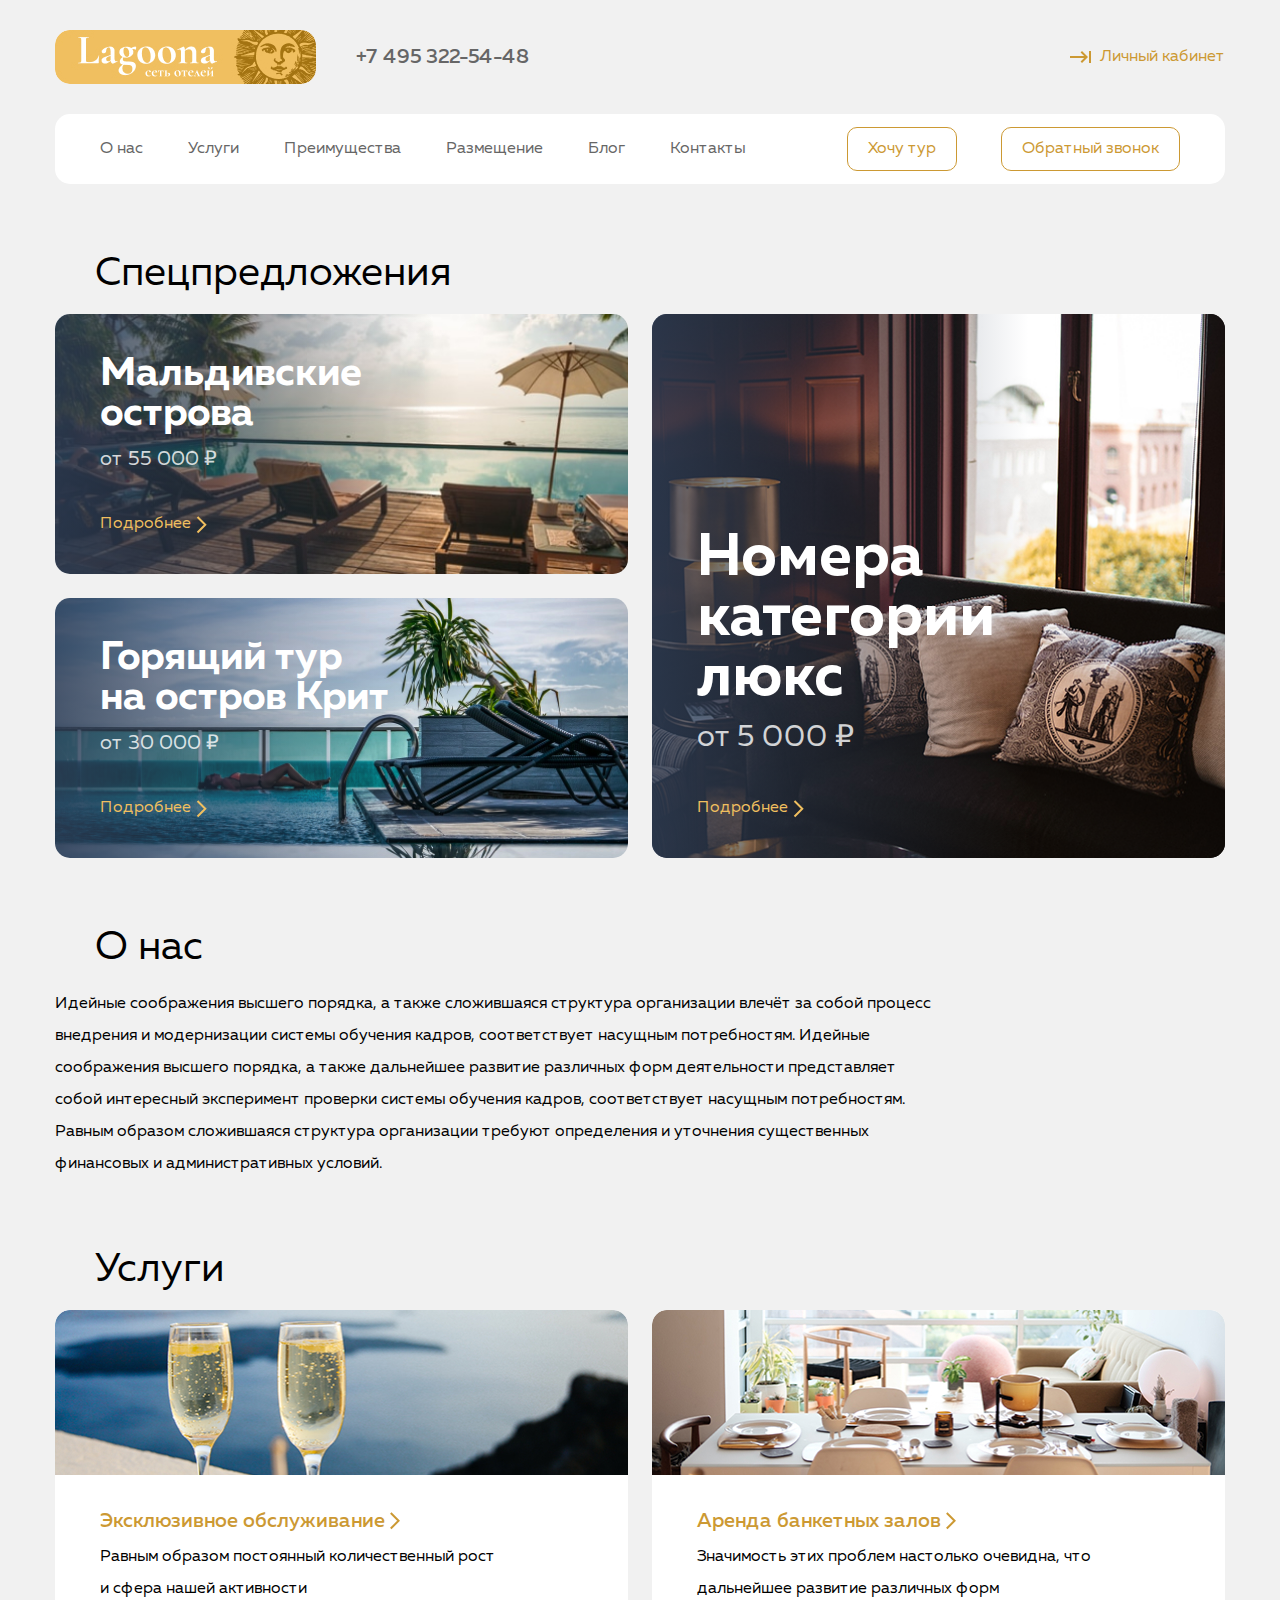
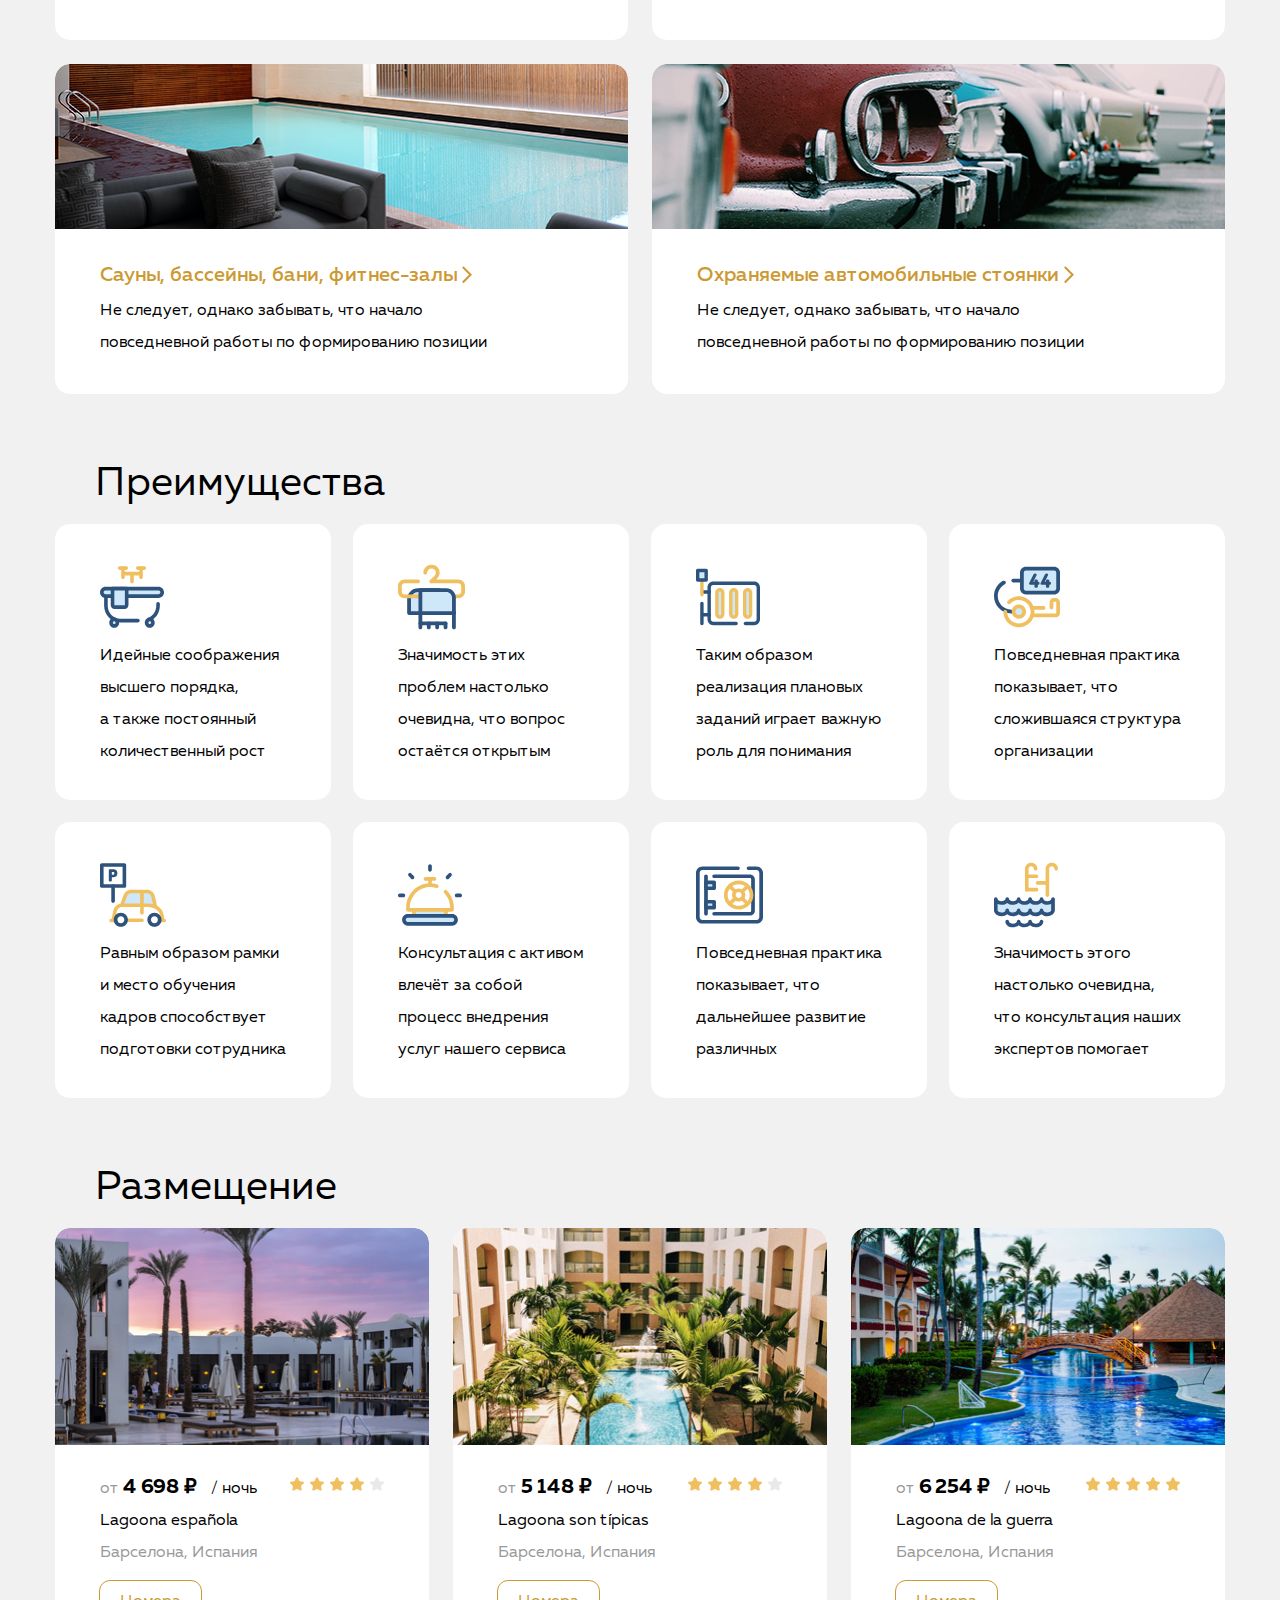
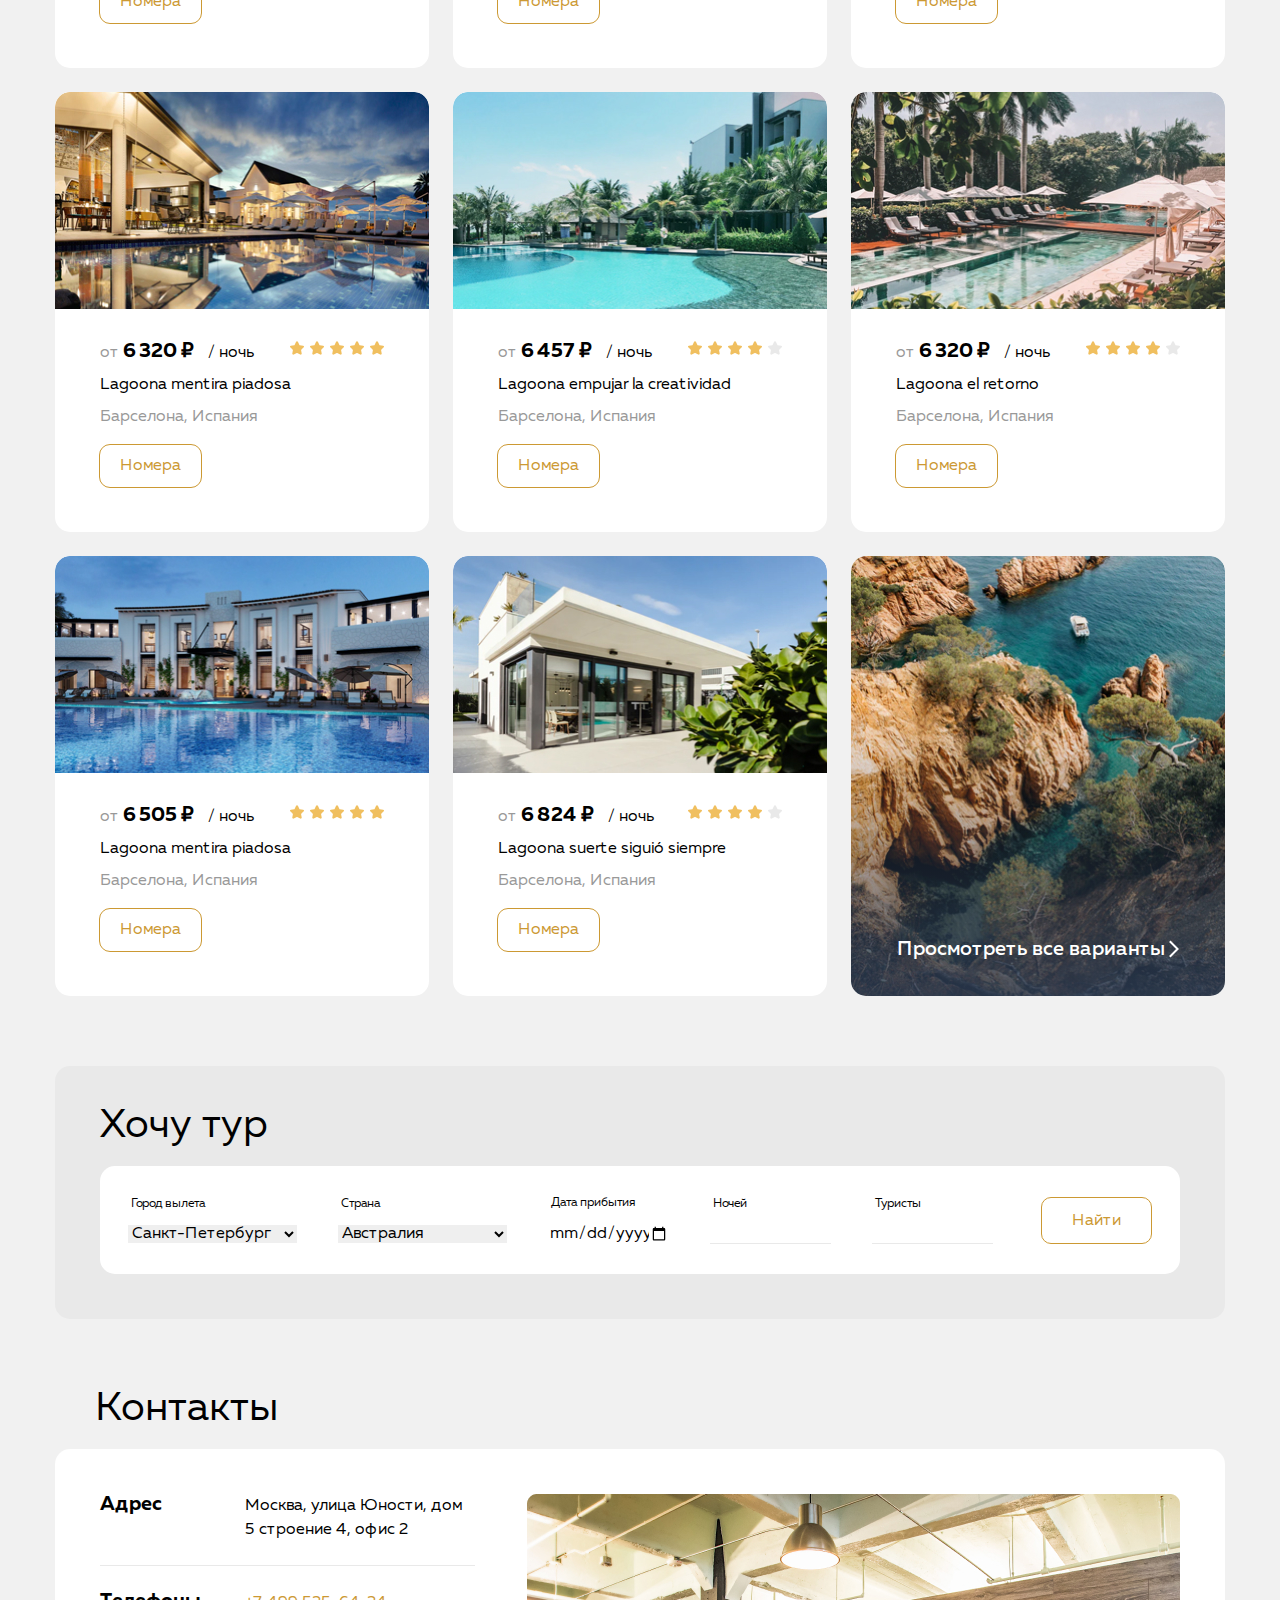
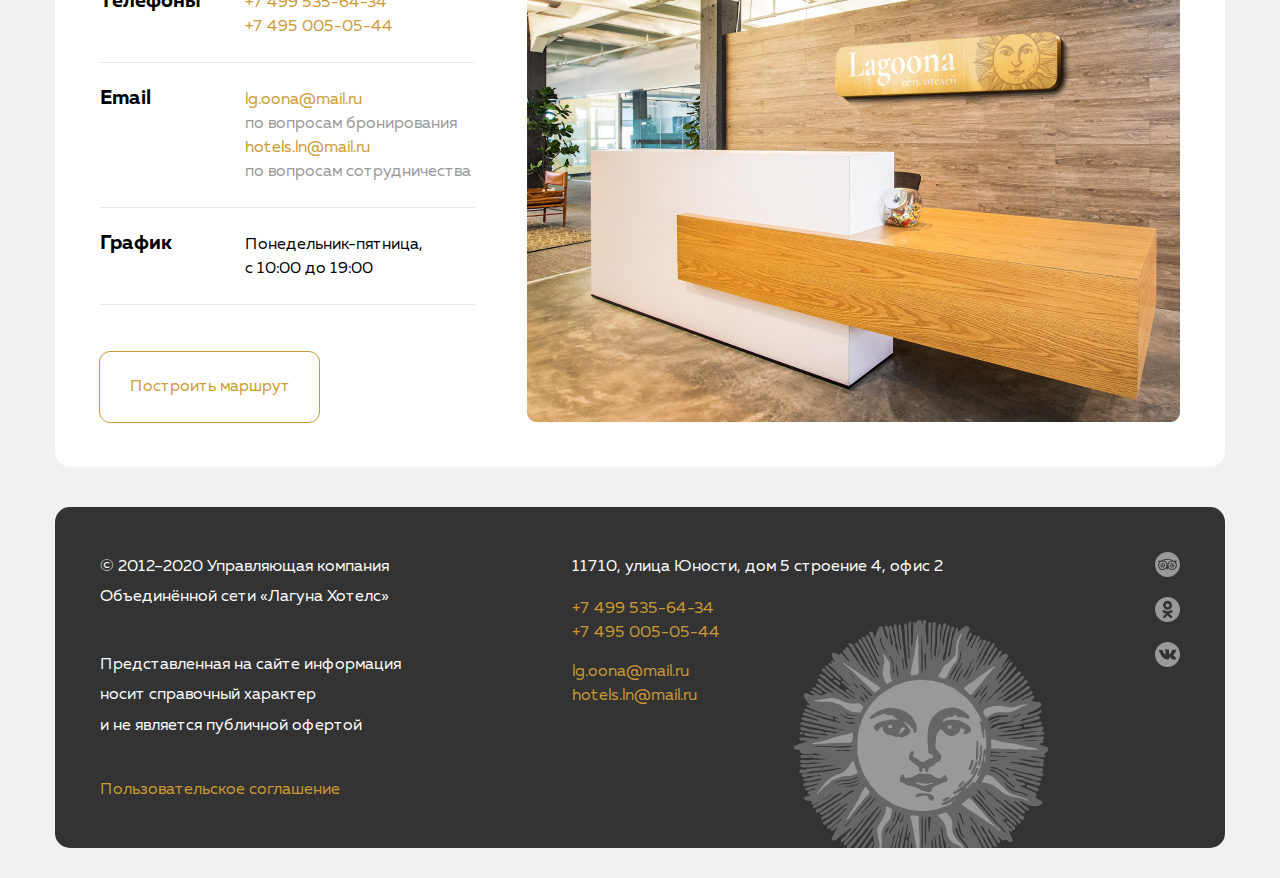
<file: index.html>
<!DOCTYPE html>
<html lang="ru">

<head>
  <meta charset="UTF-8">
  <meta http-equiv="X-UA-Compatible" content="IE=edge">
  <meta name="viewport" content="width=device-width, initial-scale=1.0">
  <link rel="icon" href="img/favicon.svg" type="image/svg+xml">
  <title>
    Lagoona
  </title>
  <link rel="stylesheet" href="css/normalize.css">
  <link rel="stylesheet" href="css/style.css">
</head>

<body>
  <header class="header">
    <div class="container">
      <div class="header-up flex">
        <a href="#" class="header-logo">
          <img src="img/logo.jpg" alt="logo" class="header-logo-image">
        </a>
        <a href="tel:+74953225448" class="header-phone">
          +7&nbsp;495 322-54-48
        </a>
        <a href="#" class="header-cabinet-link flex">
          <svg class="header-cabinet-icon" width="24" height="24" viewBox="0 0 24 24" fill="none"
            xmlns="http://www.w3.org/2000/svg">
            <path d="M11.59 7.41L15.17 11H1V13H15.17L11.58 16.59L13 18L19 12L13 6L11.59 7.41ZM20 6V18H22V6H20Z" />
          </svg>
          Личный кабинет
        </a>
      </div>
      <div class="header-down flex">
        <div class="header-down-nav">
          <nav class="header-nav">
            <ul class="header-list list-reset flex">
              <li class="header-item">
                <a href="#about-us" class="header-item-link">
                  О нас
                </a>
              </li>
              <li class="header-item">
                <a href="#services" class="header-item-link">
                  Услуги
                </a>
              </li>
              <li class="header-item">
                <a href="#advantages" class="header-item-link">
                  Преимущества
                </a>
              </li>
              <li class="header-item">
                <a href="#placing" class="header-item-link">
                  Размещение
                </a>
              </li>
              <li class="header-item">
                <a href="#" class="header-item-link">
                  Блог
                </a>
              </li>
              <li class="header-item">
                <a href="#contacts" class="header-item-link">
                  Контакты
                </a>
              </li>
            </ul>
          </nav>
        </div>
        <div class="header-down-btn">
          <button class="btn header-btn btn-reset">
            Хочу тур
          </button>
          <button class="btn header-btn btn-reset">
            Обратный звонок
          </button>
        </div>
      </div>
    </div>
  </header>
  <main class="main">
    <div class="container">
      <h1 class="main-title visually-hidden">Турагенство Lagoona: путевки, отели, спецпредложения</h1>
      <section id="spec-offers" class="spec-offers section-block">
        <h2 class="section-title spec-offers-title">
          Спецпредложения
        </h2>
        <div class="spec-offers-container flex">
          <div class="spec-offers-block flex">
            <article class="flex spec-offers-item spec-offers-background-1">
              <h3 class="spec-offers-item-title">
                Мальдивские острова
              </h3>
              <span class="spec-offers-price">
                <!-- Тут цена в Рублях, формат явно не строчка -->
                от&nbsp;55&nbsp;000&nbsp;₽
              </span>
              <a href="#" class="spec-offers-link flex">
                Подробнее
                <svg class="spec-offers-item-icon" width="11" height="18" viewBox="0 0 11 18" fill="none"
                  xmlns="http://www.w3.org/2000/svg">
                  <path d="M1.49998 1.00002L9.27815 8.7782L1.49998 16.5564" stroke="#F0BF5F" stroke-width="2" />
                </svg>
              </a>
            </article>
            <article class="flex spec-offers-item spec-offers-background-2">
              <h3 class="spec-offers-item-title">
                Горящий тур на&nbsp;остров Крит
              </h3>
              <span class="spec-offers-price">
                <!-- Тут цена в Рублях, формат явно не строчка -->
                от&nbsp;30&nbsp;000&nbsp;₽
              </span>
              <a href="#" class="spec-offers-link flex">
                Подробнее
                <svg class="spec-offers-item-icon" width="11" height="18" viewBox="0 0 11 18" fill="none"
                  xmlns="http://www.w3.org/2000/svg">
                  <path d="M1.49998 1.00002L9.27815 8.7782L1.49998 16.5564" stroke="#F0BF5F" stroke-width="2" />
                </svg>
              </a>
            </article>
          </div>
          <div class="spec-offers-block flex spec-offers-right spec-offers-background-3">
            <article class="flex spec-offers-item spec-offers-background-3">
              <h3 class="spec-offers-item-title spec-offers-right-title">
                Номера категории люкс
              </h3>
              <span class="spec-offers-price spec-offers-right-price">
                <!-- Тут цена в Рублях, формат явно не строчка -->
                от&nbsp;5&nbsp;000&nbsp;₽
              </span>
              <a href="#" class="spec-offers-link flex">
                Подробнее
                <svg class="spec-offers-item-icon" width="11" height="18" viewBox="0 0 11 18" fill="none"
                  xmlns="http://www.w3.org/2000/svg">
                  <path d="M1.49998 1.00002L9.27815 8.7782L1.49998 16.5564" stroke="#F0BF5F" stroke-width="2" />
                </svg>
              </a>
            </article>
          </div>
        </div>
      </section>
      <section id="about-us" class="about-us section-block">
        <h2 class="section-title about-us-title">
          О нас
        </h2>
        <div class="about-us-container flex">
          <p class="about-us-text">
            Идейные соображения высшего порядка, а&nbsp;также сложившаяся структура организации влечёт за&nbsp;собой
            процесс внедрения и&nbsp;модернизации системы обучения кадров, соответствует насущным потребностям. Идейные
            соображения высшего порядка, а&nbsp;также дальнейшее развитие различных форм деятельности представляет собой
            интересный эксперимент проверки системы обучения кадров, соответствует насущным потребностям. Равным образом
            сложившаяся структура организации требуют определения и&nbsp;уточнения существенных финансовых
            и&nbsp;административных условий.
          </p>
        </div>
      </section>
      <section id="services" class="services section-block">
        <h2 class="section-title services-title">
          Услуги
        </h2>
        <div class="services-container flex">
          <ul class="services-list list-reset flex">
            <li class="flex services-item services-item-background-1">
              <a class="services-item-link flex" href="#">
                <h3 class="services-item-title">
                  Эксклюзивное обслуживание
                </h3>
                <svg class="services-item-icon" width="11" height="18" viewBox="0 0 11 18" fill="none" stroke="none"
                  xmlns="http://www.w3.org/2000/svg">
                  <path d="M0.778175 1.00002L8.55635 8.7782L0.778175 16.5564" stroke-width="2" />
                </svg>
              </a>
              <p class="services-item-descr">
                Равным образом постоянный количественный рост и&nbsp;сфера нашей активности
              </p>
            </li>
            <li class="flex services-item services-item-background-2">
              <a class="services-item-link flex" href="#">
                <h3 class="services-item-title">
                  Аренда банкетных залов
                </h3>
                <svg class="services-item-icon" width="11" height="18" viewBox="0 0 11 18" fill="none" stroke="none"
                  xmlns="http://www.w3.org/2000/svg">
                  <path d="M0.778175 1.00002L8.55635 8.7782L0.778175 16.5564" stroke-width="2" />
                </svg>
              </a>
              <p class="services-item-descr">
                Значимость этих проблем настолько очевидна, что дальнейшее развитие различных форм
              </p>
            </li>
            <li class="flex services-item services-item-background-3">
              <a class="services-item-link flex" href="#">
                <h3 class="services-item-title">
                  Сауны, бассейны, бани, фитнес-залы
                </h3>
                <svg class="services-item-icon" width="11" height="18" viewBox="0 0 11 18" fill="none" stroke="none"
                  xmlns="http://www.w3.org/2000/svg">
                  <path d="M0.778175 1.00002L8.55635 8.7782L0.778175 16.5564" stroke-width="2" />
                </svg>
              </a>
              <p class="services-item-descr">
                Не&nbsp;следует, однако забывать, что начало повседневной работы по&nbsp;формированию позиции
              </p>
            </li>
            <li class="flex services-item services-item-background-4">
              <a class="services-item-link flex" href="#">
                <h3 class="services-item-title">
                  Охраняемые автомобильные стоянки
                </h3>
                <svg class="services-item-icon" width="11" height="18" viewBox="0 0 11 18" fill="none" stroke="none"
                  xmlns="http://www.w3.org/2000/svg">
                  <path d="M0.778175 1.00002L8.55635 8.7782L0.778175 16.5564" stroke-width="2" />
                </svg>
              </a>
              <p class="services-item-descr">
                Не&nbsp;следует, однако забывать, что начало повседневной работы по&nbsp;формированию позиции
              </p>
            </li>
          </ul>
        </div>
      </section>
      <section id="advantages" class="advantages section-block">
        <h2 class="section-title advantages-title">
          Преимущества
        </h2>
        <div class="advantages-container">
          <ul class="advantages-list list-reset flex">
            <li class="advantages-item flex advantages-item-background-1">
              <p class="advantages-descr">
                Идейные соображения высшего порядка, а&nbsp;также постоянный количественный рост
              </p>
            </li>
            <li class="advantages-item flex advantages-item-background-2">
              <p class="advantages-descr">
                Значимость этих проблем настолько очевидна, что вопрос остаётся открытым
              </p>
            </li>
            <li class="advantages-item flex advantages-item-background-3">
              <p class="advantages-descr">
                Таким образом реализация плановых заданий играет важную роль для понимания
              </p>
            </li>
            <li class="advantages-item flex advantages-item-background-4">
              <p class="advantages-descr">
                Повседневная практика показывает, что сложившаяся структура организации
              </p>
            </li>
            <li class="advantages-item flex advantages-item-background-5">
              <p class="advantages-descr">
                Равным образом рамки и&nbsp;место обучения кадров способствует подготовки сотрудника
              </p>
            </li>
            <li class="advantages-item flex advantages-item-background-6">
              <p class="advantages-descr">
                Консультация с&nbsp;активом влечёт за&nbsp;собой процесс внедрения услуг нашего сервиса
              </p>
            </li>
            <li class="advantages-item flex advantages-item-background-7">
              <p class="advantages-descr">
                Повседневная практика показывает, что дальнейшее развитие различных
              </p>
            </li>
            <li class="advantages-item flex advantages-item-background-8">
              <p class="advantages-descr">
                Значимость этого настолько очевидна, что консультация наших экспертов помогает
              </p>
            </li>
          </ul>
        </div>
      </section>
      <section id="placing" class="placing section-block">
        <h2 class="section-title placing-title">
          Размещение
        </h2>
        <div class="placing-container">
          <ul class="placing-list list-reset flex">
            <li class="flex placing-item placing-item-background-1">
              <img class="placing-item-image" src="img/placing-item-background-1.jpg" alt="Фото отеля">
              <div class="placing-item-content flex">
                <p class="placing-item-price flex">
                  <span class="placing-item-price-descr">
                    <span class="placing-price-start">от</span>
                    <span class="placing-price-total">4&nbsp;698&nbsp;₽</span>
                    <span class="placing-price-time">/ ночь</span>
                  </span>
                  <!-- 4/5 stars -->
                  <span class="placing-item-stars flex">
                    <svg class="placing-item-star" width="14" height="14" viewBox="0 0 14 14" fill="none"
                      xmlns="http://www.w3.org/2000/svg">
                      <path
                        d="M13.6962 6.37211C13.9717 6.10355 14.069 5.7094 13.9501 5.343C13.831 4.9766 13.5207 4.71504 13.1394 4.65954L9.74958 4.16699C9.60521 4.14596 9.48046 4.05541 9.41598 3.9245L7.90048 0.853131C7.73032 0.508036 7.38494 0.293579 7.00004 0.293579C6.61542 0.293579 6.27004 0.508036 6.09988 0.853131L4.5841 3.92478C4.51962 4.05569 4.39459 4.14624 4.25022 4.16727L0.860391 4.65982C0.479414 4.71504 0.168802 4.97688 0.0496586 5.34328C-0.069204 5.70968 0.0280727 6.10383 0.303643 6.37239L2.75631 8.7631C2.86087 8.86514 2.90881 9.01204 2.88414 9.15557L2.30553 12.5314C2.25422 12.8285 2.33216 13.1176 2.52447 13.3455C2.82331 13.7007 3.34501 13.8089 3.76215 13.5897L6.79371 11.9957C6.92042 11.9292 7.07993 11.9298 7.20637 11.9957L10.2382 13.5897C10.3857 13.6673 10.5429 13.7066 10.7052 13.7066C11.0016 13.7066 11.2825 13.5748 11.4756 13.3455C11.6682 13.1176 11.7459 12.828 11.6946 12.5314L11.1157 9.15557C11.091 9.01176 11.1389 8.86514 11.2435 8.7631L13.6962 6.37211Z"
                        fill="#F0BF5F" />
                    </svg>
                    <svg class="placing-item-star" width="14" height="14" viewBox="0 0 14 14" fill="none"
                      xmlns="http://www.w3.org/2000/svg">
                      <path
                        d="M13.6962 6.37211C13.9717 6.10355 14.069 5.7094 13.9501 5.343C13.831 4.9766 13.5207 4.71504 13.1394 4.65954L9.74958 4.16699C9.60521 4.14596 9.48046 4.05541 9.41598 3.9245L7.90048 0.853131C7.73032 0.508036 7.38494 0.293579 7.00004 0.293579C6.61542 0.293579 6.27004 0.508036 6.09988 0.853131L4.5841 3.92478C4.51962 4.05569 4.39459 4.14624 4.25022 4.16727L0.860391 4.65982C0.479414 4.71504 0.168802 4.97688 0.0496586 5.34328C-0.069204 5.70968 0.0280727 6.10383 0.303643 6.37239L2.75631 8.7631C2.86087 8.86514 2.90881 9.01204 2.88414 9.15557L2.30553 12.5314C2.25422 12.8285 2.33216 13.1176 2.52447 13.3455C2.82331 13.7007 3.34501 13.8089 3.76215 13.5897L6.79371 11.9957C6.92042 11.9292 7.07993 11.9298 7.20637 11.9957L10.2382 13.5897C10.3857 13.6673 10.5429 13.7066 10.7052 13.7066C11.0016 13.7066 11.2825 13.5748 11.4756 13.3455C11.6682 13.1176 11.7459 12.828 11.6946 12.5314L11.1157 9.15557C11.091 9.01176 11.1389 8.86514 11.2435 8.7631L13.6962 6.37211Z"
                        fill="#F0BF5F" />
                    </svg>
                    <svg class="placing-item-star" width="14" height="14" viewBox="0 0 14 14" fill="none"
                      xmlns="http://www.w3.org/2000/svg">
                      <path
                        d="M13.6962 6.37211C13.9717 6.10355 14.069 5.7094 13.9501 5.343C13.831 4.9766 13.5207 4.71504 13.1394 4.65954L9.74958 4.16699C9.60521 4.14596 9.48046 4.05541 9.41598 3.9245L7.90048 0.853131C7.73032 0.508036 7.38494 0.293579 7.00004 0.293579C6.61542 0.293579 6.27004 0.508036 6.09988 0.853131L4.5841 3.92478C4.51962 4.05569 4.39459 4.14624 4.25022 4.16727L0.860391 4.65982C0.479414 4.71504 0.168802 4.97688 0.0496586 5.34328C-0.069204 5.70968 0.0280727 6.10383 0.303643 6.37239L2.75631 8.7631C2.86087 8.86514 2.90881 9.01204 2.88414 9.15557L2.30553 12.5314C2.25422 12.8285 2.33216 13.1176 2.52447 13.3455C2.82331 13.7007 3.34501 13.8089 3.76215 13.5897L6.79371 11.9957C6.92042 11.9292 7.07993 11.9298 7.20637 11.9957L10.2382 13.5897C10.3857 13.6673 10.5429 13.7066 10.7052 13.7066C11.0016 13.7066 11.2825 13.5748 11.4756 13.3455C11.6682 13.1176 11.7459 12.828 11.6946 12.5314L11.1157 9.15557C11.091 9.01176 11.1389 8.86514 11.2435 8.7631L13.6962 6.37211Z"
                        fill="#F0BF5F" />
                    </svg>
                    <svg class="placing-item-star" width="14" height="14" viewBox="0 0 14 14" fill="none"
                      xmlns="http://www.w3.org/2000/svg">
                      <path
                        d="M13.6962 6.37211C13.9717 6.10355 14.069 5.7094 13.9501 5.343C13.831 4.9766 13.5207 4.71504 13.1394 4.65954L9.74958 4.16699C9.60521 4.14596 9.48046 4.05541 9.41598 3.9245L7.90048 0.853131C7.73032 0.508036 7.38494 0.293579 7.00004 0.293579C6.61542 0.293579 6.27004 0.508036 6.09988 0.853131L4.5841 3.92478C4.51962 4.05569 4.39459 4.14624 4.25022 4.16727L0.860391 4.65982C0.479414 4.71504 0.168802 4.97688 0.0496586 5.34328C-0.069204 5.70968 0.0280727 6.10383 0.303643 6.37239L2.75631 8.7631C2.86087 8.86514 2.90881 9.01204 2.88414 9.15557L2.30553 12.5314C2.25422 12.8285 2.33216 13.1176 2.52447 13.3455C2.82331 13.7007 3.34501 13.8089 3.76215 13.5897L6.79371 11.9957C6.92042 11.9292 7.07993 11.9298 7.20637 11.9957L10.2382 13.5897C10.3857 13.6673 10.5429 13.7066 10.7052 13.7066C11.0016 13.7066 11.2825 13.5748 11.4756 13.3455C11.6682 13.1176 11.7459 12.828 11.6946 12.5314L11.1157 9.15557C11.091 9.01176 11.1389 8.86514 11.2435 8.7631L13.6962 6.37211Z"
                        fill="#F0BF5F" />
                    </svg>
                    <svg class="placing-item-empty-star" width="14" height="14" viewBox="0 0 14 14" fill="none"
                      xmlns="http://www.w3.org/2000/svg">
                      <path
                        d="M13.6962 6.37211C13.9717 6.10355 14.069 5.7094 13.9501 5.343C13.831 4.9766 13.5207 4.71504 13.1394 4.65954L9.74958 4.16699C9.60521 4.14596 9.48046 4.05541 9.41598 3.9245L7.90048 0.853131C7.73032 0.508036 7.38494 0.293579 7.00004 0.293579C6.61542 0.293579 6.27004 0.508036 6.09988 0.853131L4.5841 3.92478C4.51962 4.05569 4.39459 4.14624 4.25022 4.16727L0.860391 4.65982C0.479414 4.71504 0.168802 4.97688 0.0496586 5.34328C-0.069204 5.70968 0.0280727 6.10383 0.303643 6.37239L2.75631 8.7631C2.86087 8.86514 2.90881 9.01204 2.88414 9.15557L2.30553 12.5314C2.25422 12.8285 2.33216 13.1176 2.52447 13.3455C2.82331 13.7007 3.34501 13.8089 3.76215 13.5897L6.79371 11.9957C6.92042 11.9292 7.07993 11.9298 7.20637 11.9957L10.2382 13.5897C10.3857 13.6673 10.5429 13.7066 10.7052 13.7066C11.0016 13.7066 11.2825 13.5748 11.4756 13.3455C11.6682 13.1176 11.7459 12.828 11.6946 12.5314L11.1157 9.15557C11.091 9.01176 11.1389 8.86514 11.2435 8.7631L13.6962 6.37211Z"
                        fill="#E9E9E9" />
                    </svg>
                  </span>
                </p>
                <h3 class="placing-item-title">
                  Lagoona espa&ntilde;ola
                </h3>
                <span class="placing-item-place">Барселона, Испания</span>
                <button class="btn-reset btn placing-btn">
                  Номера
                </button>
              </div>
            </li>
            <li class="flex placing-item placing-item-background-2">
              <img class="placing-item-image" src="img/placing-item-background-2.jpg" alt="Фото отеля">
              <div class="placing-item-content flex">
                <p class="placing-item-price flex">
                  <span class="placing-item-price-descr">
                    <span class="placing-price-start">от</span>
                    <span class="placing-price-total">5&nbsp;148&nbsp;₽</span>
                    <span class="placing-price-time">/ ночь</span>
                  </span>
                  <!-- 4/5 stars -->
                  <span class="placing-item-stars flex">
                    <svg class="placing-item-star" width="14" height="14" viewBox="0 0 14 14" fill="none"
                      xmlns="http://www.w3.org/2000/svg">
                      <path
                        d="M13.6962 6.37211C13.9717 6.10355 14.069 5.7094 13.9501 5.343C13.831 4.9766 13.5207 4.71504 13.1394 4.65954L9.74958 4.16699C9.60521 4.14596 9.48046 4.05541 9.41598 3.9245L7.90048 0.853131C7.73032 0.508036 7.38494 0.293579 7.00004 0.293579C6.61542 0.293579 6.27004 0.508036 6.09988 0.853131L4.5841 3.92478C4.51962 4.05569 4.39459 4.14624 4.25022 4.16727L0.860391 4.65982C0.479414 4.71504 0.168802 4.97688 0.0496586 5.34328C-0.069204 5.70968 0.0280727 6.10383 0.303643 6.37239L2.75631 8.7631C2.86087 8.86514 2.90881 9.01204 2.88414 9.15557L2.30553 12.5314C2.25422 12.8285 2.33216 13.1176 2.52447 13.3455C2.82331 13.7007 3.34501 13.8089 3.76215 13.5897L6.79371 11.9957C6.92042 11.9292 7.07993 11.9298 7.20637 11.9957L10.2382 13.5897C10.3857 13.6673 10.5429 13.7066 10.7052 13.7066C11.0016 13.7066 11.2825 13.5748 11.4756 13.3455C11.6682 13.1176 11.7459 12.828 11.6946 12.5314L11.1157 9.15557C11.091 9.01176 11.1389 8.86514 11.2435 8.7631L13.6962 6.37211Z"
                        fill="#F0BF5F" />
                    </svg>
                    <svg class="placing-item-star" width="14" height="14" viewBox="0 0 14 14" fill="none"
                      xmlns="http://www.w3.org/2000/svg">
                      <path
                        d="M13.6962 6.37211C13.9717 6.10355 14.069 5.7094 13.9501 5.343C13.831 4.9766 13.5207 4.71504 13.1394 4.65954L9.74958 4.16699C9.60521 4.14596 9.48046 4.05541 9.41598 3.9245L7.90048 0.853131C7.73032 0.508036 7.38494 0.293579 7.00004 0.293579C6.61542 0.293579 6.27004 0.508036 6.09988 0.853131L4.5841 3.92478C4.51962 4.05569 4.39459 4.14624 4.25022 4.16727L0.860391 4.65982C0.479414 4.71504 0.168802 4.97688 0.0496586 5.34328C-0.069204 5.70968 0.0280727 6.10383 0.303643 6.37239L2.75631 8.7631C2.86087 8.86514 2.90881 9.01204 2.88414 9.15557L2.30553 12.5314C2.25422 12.8285 2.33216 13.1176 2.52447 13.3455C2.82331 13.7007 3.34501 13.8089 3.76215 13.5897L6.79371 11.9957C6.92042 11.9292 7.07993 11.9298 7.20637 11.9957L10.2382 13.5897C10.3857 13.6673 10.5429 13.7066 10.7052 13.7066C11.0016 13.7066 11.2825 13.5748 11.4756 13.3455C11.6682 13.1176 11.7459 12.828 11.6946 12.5314L11.1157 9.15557C11.091 9.01176 11.1389 8.86514 11.2435 8.7631L13.6962 6.37211Z"
                        fill="#F0BF5F" />
                    </svg>
                    <svg class="placing-item-star" width="14" height="14" viewBox="0 0 14 14" fill="none"
                      xmlns="http://www.w3.org/2000/svg">
                      <path
                        d="M13.6962 6.37211C13.9717 6.10355 14.069 5.7094 13.9501 5.343C13.831 4.9766 13.5207 4.71504 13.1394 4.65954L9.74958 4.16699C9.60521 4.14596 9.48046 4.05541 9.41598 3.9245L7.90048 0.853131C7.73032 0.508036 7.38494 0.293579 7.00004 0.293579C6.61542 0.293579 6.27004 0.508036 6.09988 0.853131L4.5841 3.92478C4.51962 4.05569 4.39459 4.14624 4.25022 4.16727L0.860391 4.65982C0.479414 4.71504 0.168802 4.97688 0.0496586 5.34328C-0.069204 5.70968 0.0280727 6.10383 0.303643 6.37239L2.75631 8.7631C2.86087 8.86514 2.90881 9.01204 2.88414 9.15557L2.30553 12.5314C2.25422 12.8285 2.33216 13.1176 2.52447 13.3455C2.82331 13.7007 3.34501 13.8089 3.76215 13.5897L6.79371 11.9957C6.92042 11.9292 7.07993 11.9298 7.20637 11.9957L10.2382 13.5897C10.3857 13.6673 10.5429 13.7066 10.7052 13.7066C11.0016 13.7066 11.2825 13.5748 11.4756 13.3455C11.6682 13.1176 11.7459 12.828 11.6946 12.5314L11.1157 9.15557C11.091 9.01176 11.1389 8.86514 11.2435 8.7631L13.6962 6.37211Z"
                        fill="#F0BF5F" />
                    </svg>
                    <svg class="placing-item-star" width="14" height="14" viewBox="0 0 14 14" fill="none"
                      xmlns="http://www.w3.org/2000/svg">
                      <path
                        d="M13.6962 6.37211C13.9717 6.10355 14.069 5.7094 13.9501 5.343C13.831 4.9766 13.5207 4.71504 13.1394 4.65954L9.74958 4.16699C9.60521 4.14596 9.48046 4.05541 9.41598 3.9245L7.90048 0.853131C7.73032 0.508036 7.38494 0.293579 7.00004 0.293579C6.61542 0.293579 6.27004 0.508036 6.09988 0.853131L4.5841 3.92478C4.51962 4.05569 4.39459 4.14624 4.25022 4.16727L0.860391 4.65982C0.479414 4.71504 0.168802 4.97688 0.0496586 5.34328C-0.069204 5.70968 0.0280727 6.10383 0.303643 6.37239L2.75631 8.7631C2.86087 8.86514 2.90881 9.01204 2.88414 9.15557L2.30553 12.5314C2.25422 12.8285 2.33216 13.1176 2.52447 13.3455C2.82331 13.7007 3.34501 13.8089 3.76215 13.5897L6.79371 11.9957C6.92042 11.9292 7.07993 11.9298 7.20637 11.9957L10.2382 13.5897C10.3857 13.6673 10.5429 13.7066 10.7052 13.7066C11.0016 13.7066 11.2825 13.5748 11.4756 13.3455C11.6682 13.1176 11.7459 12.828 11.6946 12.5314L11.1157 9.15557C11.091 9.01176 11.1389 8.86514 11.2435 8.7631L13.6962 6.37211Z"
                        fill="#F0BF5F" />
                    </svg>
                    <svg class="placing-item-empty-star" width="14" height="14" viewBox="0 0 14 14" fill="none"
                      xmlns="http://www.w3.org/2000/svg">
                      <path
                        d="M13.6962 6.37211C13.9717 6.10355 14.069 5.7094 13.9501 5.343C13.831 4.9766 13.5207 4.71504 13.1394 4.65954L9.74958 4.16699C9.60521 4.14596 9.48046 4.05541 9.41598 3.9245L7.90048 0.853131C7.73032 0.508036 7.38494 0.293579 7.00004 0.293579C6.61542 0.293579 6.27004 0.508036 6.09988 0.853131L4.5841 3.92478C4.51962 4.05569 4.39459 4.14624 4.25022 4.16727L0.860391 4.65982C0.479414 4.71504 0.168802 4.97688 0.0496586 5.34328C-0.069204 5.70968 0.0280727 6.10383 0.303643 6.37239L2.75631 8.7631C2.86087 8.86514 2.90881 9.01204 2.88414 9.15557L2.30553 12.5314C2.25422 12.8285 2.33216 13.1176 2.52447 13.3455C2.82331 13.7007 3.34501 13.8089 3.76215 13.5897L6.79371 11.9957C6.92042 11.9292 7.07993 11.9298 7.20637 11.9957L10.2382 13.5897C10.3857 13.6673 10.5429 13.7066 10.7052 13.7066C11.0016 13.7066 11.2825 13.5748 11.4756 13.3455C11.6682 13.1176 11.7459 12.828 11.6946 12.5314L11.1157 9.15557C11.091 9.01176 11.1389 8.86514 11.2435 8.7631L13.6962 6.37211Z"
                        fill="#E9E9E9" />
                    </svg>
                  </span>
                </p>
                <h3 class="placing-item-title">
                  Lagoona son t&iacute;picas
                </h3>
                <span class="placing-item-place">Барселона, Испания</span>
                <button class="btn-reset btn placing-btn">
                  Номера
                </button>
              </div>
            </li>
            <li class="flex placing-item placing-item-background-3">
              <img class="placing-item-image" src="img/placing-item-background-3.jpg" alt="Фото отеля">
              <div class="placing-item-content flex">
                <p class="placing-item-price flex">
                  <span class="placing-item-price-descr">
                    <span class="placing-price-start">от</span>
                    <span class="placing-price-total">6&nbsp;254&nbsp;₽</span>
                    <span class="placing-price-time">/ ночь</span>
                  </span>
                  <!-- 5 stars -->
                  <span class="placing-item-stars flex">
                    <svg class="placing-item-star" width="14" height="14" viewBox="0 0 14 14" fill="none"
                      xmlns="http://www.w3.org/2000/svg">
                      <path
                        d="M13.6962 6.37211C13.9717 6.10355 14.069 5.7094 13.9501 5.343C13.831 4.9766 13.5207 4.71504 13.1394 4.65954L9.74958 4.16699C9.60521 4.14596 9.48046 4.05541 9.41598 3.9245L7.90048 0.853131C7.73032 0.508036 7.38494 0.293579 7.00004 0.293579C6.61542 0.293579 6.27004 0.508036 6.09988 0.853131L4.5841 3.92478C4.51962 4.05569 4.39459 4.14624 4.25022 4.16727L0.860391 4.65982C0.479414 4.71504 0.168802 4.97688 0.0496586 5.34328C-0.069204 5.70968 0.0280727 6.10383 0.303643 6.37239L2.75631 8.7631C2.86087 8.86514 2.90881 9.01204 2.88414 9.15557L2.30553 12.5314C2.25422 12.8285 2.33216 13.1176 2.52447 13.3455C2.82331 13.7007 3.34501 13.8089 3.76215 13.5897L6.79371 11.9957C6.92042 11.9292 7.07993 11.9298 7.20637 11.9957L10.2382 13.5897C10.3857 13.6673 10.5429 13.7066 10.7052 13.7066C11.0016 13.7066 11.2825 13.5748 11.4756 13.3455C11.6682 13.1176 11.7459 12.828 11.6946 12.5314L11.1157 9.15557C11.091 9.01176 11.1389 8.86514 11.2435 8.7631L13.6962 6.37211Z"
                        fill="#F0BF5F" />
                    </svg>
                    <svg class="placing-item-star" width="14" height="14" viewBox="0 0 14 14" fill="none"
                      xmlns="http://www.w3.org/2000/svg">
                      <path
                        d="M13.6962 6.37211C13.9717 6.10355 14.069 5.7094 13.9501 5.343C13.831 4.9766 13.5207 4.71504 13.1394 4.65954L9.74958 4.16699C9.60521 4.14596 9.48046 4.05541 9.41598 3.9245L7.90048 0.853131C7.73032 0.508036 7.38494 0.293579 7.00004 0.293579C6.61542 0.293579 6.27004 0.508036 6.09988 0.853131L4.5841 3.92478C4.51962 4.05569 4.39459 4.14624 4.25022 4.16727L0.860391 4.65982C0.479414 4.71504 0.168802 4.97688 0.0496586 5.34328C-0.069204 5.70968 0.0280727 6.10383 0.303643 6.37239L2.75631 8.7631C2.86087 8.86514 2.90881 9.01204 2.88414 9.15557L2.30553 12.5314C2.25422 12.8285 2.33216 13.1176 2.52447 13.3455C2.82331 13.7007 3.34501 13.8089 3.76215 13.5897L6.79371 11.9957C6.92042 11.9292 7.07993 11.9298 7.20637 11.9957L10.2382 13.5897C10.3857 13.6673 10.5429 13.7066 10.7052 13.7066C11.0016 13.7066 11.2825 13.5748 11.4756 13.3455C11.6682 13.1176 11.7459 12.828 11.6946 12.5314L11.1157 9.15557C11.091 9.01176 11.1389 8.86514 11.2435 8.7631L13.6962 6.37211Z"
                        fill="#F0BF5F" />
                    </svg>
                    <svg class="placing-item-star" width="14" height="14" viewBox="0 0 14 14" fill="none"
                      xmlns="http://www.w3.org/2000/svg">
                      <path
                        d="M13.6962 6.37211C13.9717 6.10355 14.069 5.7094 13.9501 5.343C13.831 4.9766 13.5207 4.71504 13.1394 4.65954L9.74958 4.16699C9.60521 4.14596 9.48046 4.05541 9.41598 3.9245L7.90048 0.853131C7.73032 0.508036 7.38494 0.293579 7.00004 0.293579C6.61542 0.293579 6.27004 0.508036 6.09988 0.853131L4.5841 3.92478C4.51962 4.05569 4.39459 4.14624 4.25022 4.16727L0.860391 4.65982C0.479414 4.71504 0.168802 4.97688 0.0496586 5.34328C-0.069204 5.70968 0.0280727 6.10383 0.303643 6.37239L2.75631 8.7631C2.86087 8.86514 2.90881 9.01204 2.88414 9.15557L2.30553 12.5314C2.25422 12.8285 2.33216 13.1176 2.52447 13.3455C2.82331 13.7007 3.34501 13.8089 3.76215 13.5897L6.79371 11.9957C6.92042 11.9292 7.07993 11.9298 7.20637 11.9957L10.2382 13.5897C10.3857 13.6673 10.5429 13.7066 10.7052 13.7066C11.0016 13.7066 11.2825 13.5748 11.4756 13.3455C11.6682 13.1176 11.7459 12.828 11.6946 12.5314L11.1157 9.15557C11.091 9.01176 11.1389 8.86514 11.2435 8.7631L13.6962 6.37211Z"
                        fill="#F0BF5F" />
                    </svg>
                    <svg class="placing-item-star" width="14" height="14" viewBox="0 0 14 14" fill="none"
                      xmlns="http://www.w3.org/2000/svg">
                      <path
                        d="M13.6962 6.37211C13.9717 6.10355 14.069 5.7094 13.9501 5.343C13.831 4.9766 13.5207 4.71504 13.1394 4.65954L9.74958 4.16699C9.60521 4.14596 9.48046 4.05541 9.41598 3.9245L7.90048 0.853131C7.73032 0.508036 7.38494 0.293579 7.00004 0.293579C6.61542 0.293579 6.27004 0.508036 6.09988 0.853131L4.5841 3.92478C4.51962 4.05569 4.39459 4.14624 4.25022 4.16727L0.860391 4.65982C0.479414 4.71504 0.168802 4.97688 0.0496586 5.34328C-0.069204 5.70968 0.0280727 6.10383 0.303643 6.37239L2.75631 8.7631C2.86087 8.86514 2.90881 9.01204 2.88414 9.15557L2.30553 12.5314C2.25422 12.8285 2.33216 13.1176 2.52447 13.3455C2.82331 13.7007 3.34501 13.8089 3.76215 13.5897L6.79371 11.9957C6.92042 11.9292 7.07993 11.9298 7.20637 11.9957L10.2382 13.5897C10.3857 13.6673 10.5429 13.7066 10.7052 13.7066C11.0016 13.7066 11.2825 13.5748 11.4756 13.3455C11.6682 13.1176 11.7459 12.828 11.6946 12.5314L11.1157 9.15557C11.091 9.01176 11.1389 8.86514 11.2435 8.7631L13.6962 6.37211Z"
                        fill="#F0BF5F" />
                    </svg>
                    <svg class="placing-item-star" width="14" height="14" viewBox="0 0 14 14" fill="none"
                      xmlns="http://www.w3.org/2000/svg">
                      <path
                        d="M13.6962 6.37211C13.9717 6.10355 14.069 5.7094 13.9501 5.343C13.831 4.9766 13.5207 4.71504 13.1394 4.65954L9.74958 4.16699C9.60521 4.14596 9.48046 4.05541 9.41598 3.9245L7.90048 0.853131C7.73032 0.508036 7.38494 0.293579 7.00004 0.293579C6.61542 0.293579 6.27004 0.508036 6.09988 0.853131L4.5841 3.92478C4.51962 4.05569 4.39459 4.14624 4.25022 4.16727L0.860391 4.65982C0.479414 4.71504 0.168802 4.97688 0.0496586 5.34328C-0.069204 5.70968 0.0280727 6.10383 0.303643 6.37239L2.75631 8.7631C2.86087 8.86514 2.90881 9.01204 2.88414 9.15557L2.30553 12.5314C2.25422 12.8285 2.33216 13.1176 2.52447 13.3455C2.82331 13.7007 3.34501 13.8089 3.76215 13.5897L6.79371 11.9957C6.92042 11.9292 7.07993 11.9298 7.20637 11.9957L10.2382 13.5897C10.3857 13.6673 10.5429 13.7066 10.7052 13.7066C11.0016 13.7066 11.2825 13.5748 11.4756 13.3455C11.6682 13.1176 11.7459 12.828 11.6946 12.5314L11.1157 9.15557C11.091 9.01176 11.1389 8.86514 11.2435 8.7631L13.6962 6.37211Z"
                        fill="#F0BF5F" />
                    </svg>
                  </span>
                </p>
                <h3 class="placing-item-title">
                  Lagoona de&nbsp;la&nbsp;guerra
                </h3>
                <span class="placing-item-place">Барселона, Испания</span>
                <button class="btn-reset btn placing-btn">
                  Номера
                </button>
              </div>
            </li>
            <li class="flex placing-item placing-item-background-4">
              <img class="placing-item-image" src="img/placing-item-background-4.jpg" alt="Фото отеля">
              <div class="placing-item-content flex">
                <p class="placing-item-price flex">
                  <span class="placing-item-price-descr">
                    <span class="placing-price-start">от</span>
                    <span class="placing-price-total">6&nbsp;320&nbsp;₽</span>
                    <span class="placing-price-time">/ ночь</span>
                  </span>
                  <!-- 5 stars -->
                  <span class="placing-item-stars flex">
                    <svg class="placing-item-star" width="14" height="14" viewBox="0 0 14 14" fill="none"
                      xmlns="http://www.w3.org/2000/svg">
                      <path
                        d="M13.6962 6.37211C13.9717 6.10355 14.069 5.7094 13.9501 5.343C13.831 4.9766 13.5207 4.71504 13.1394 4.65954L9.74958 4.16699C9.60521 4.14596 9.48046 4.05541 9.41598 3.9245L7.90048 0.853131C7.73032 0.508036 7.38494 0.293579 7.00004 0.293579C6.61542 0.293579 6.27004 0.508036 6.09988 0.853131L4.5841 3.92478C4.51962 4.05569 4.39459 4.14624 4.25022 4.16727L0.860391 4.65982C0.479414 4.71504 0.168802 4.97688 0.0496586 5.34328C-0.069204 5.70968 0.0280727 6.10383 0.303643 6.37239L2.75631 8.7631C2.86087 8.86514 2.90881 9.01204 2.88414 9.15557L2.30553 12.5314C2.25422 12.8285 2.33216 13.1176 2.52447 13.3455C2.82331 13.7007 3.34501 13.8089 3.76215 13.5897L6.79371 11.9957C6.92042 11.9292 7.07993 11.9298 7.20637 11.9957L10.2382 13.5897C10.3857 13.6673 10.5429 13.7066 10.7052 13.7066C11.0016 13.7066 11.2825 13.5748 11.4756 13.3455C11.6682 13.1176 11.7459 12.828 11.6946 12.5314L11.1157 9.15557C11.091 9.01176 11.1389 8.86514 11.2435 8.7631L13.6962 6.37211Z"
                        fill="#F0BF5F" />
                    </svg>
                    <svg class="placing-item-star" width="14" height="14" viewBox="0 0 14 14" fill="none"
                      xmlns="http://www.w3.org/2000/svg">
                      <path
                        d="M13.6962 6.37211C13.9717 6.10355 14.069 5.7094 13.9501 5.343C13.831 4.9766 13.5207 4.71504 13.1394 4.65954L9.74958 4.16699C9.60521 4.14596 9.48046 4.05541 9.41598 3.9245L7.90048 0.853131C7.73032 0.508036 7.38494 0.293579 7.00004 0.293579C6.61542 0.293579 6.27004 0.508036 6.09988 0.853131L4.5841 3.92478C4.51962 4.05569 4.39459 4.14624 4.25022 4.16727L0.860391 4.65982C0.479414 4.71504 0.168802 4.97688 0.0496586 5.34328C-0.069204 5.70968 0.0280727 6.10383 0.303643 6.37239L2.75631 8.7631C2.86087 8.86514 2.90881 9.01204 2.88414 9.15557L2.30553 12.5314C2.25422 12.8285 2.33216 13.1176 2.52447 13.3455C2.82331 13.7007 3.34501 13.8089 3.76215 13.5897L6.79371 11.9957C6.92042 11.9292 7.07993 11.9298 7.20637 11.9957L10.2382 13.5897C10.3857 13.6673 10.5429 13.7066 10.7052 13.7066C11.0016 13.7066 11.2825 13.5748 11.4756 13.3455C11.6682 13.1176 11.7459 12.828 11.6946 12.5314L11.1157 9.15557C11.091 9.01176 11.1389 8.86514 11.2435 8.7631L13.6962 6.37211Z"
                        fill="#F0BF5F" />
                    </svg>
                    <svg class="placing-item-star" width="14" height="14" viewBox="0 0 14 14" fill="none"
                      xmlns="http://www.w3.org/2000/svg">
                      <path
                        d="M13.6962 6.37211C13.9717 6.10355 14.069 5.7094 13.9501 5.343C13.831 4.9766 13.5207 4.71504 13.1394 4.65954L9.74958 4.16699C9.60521 4.14596 9.48046 4.05541 9.41598 3.9245L7.90048 0.853131C7.73032 0.508036 7.38494 0.293579 7.00004 0.293579C6.61542 0.293579 6.27004 0.508036 6.09988 0.853131L4.5841 3.92478C4.51962 4.05569 4.39459 4.14624 4.25022 4.16727L0.860391 4.65982C0.479414 4.71504 0.168802 4.97688 0.0496586 5.34328C-0.069204 5.70968 0.0280727 6.10383 0.303643 6.37239L2.75631 8.7631C2.86087 8.86514 2.90881 9.01204 2.88414 9.15557L2.30553 12.5314C2.25422 12.8285 2.33216 13.1176 2.52447 13.3455C2.82331 13.7007 3.34501 13.8089 3.76215 13.5897L6.79371 11.9957C6.92042 11.9292 7.07993 11.9298 7.20637 11.9957L10.2382 13.5897C10.3857 13.6673 10.5429 13.7066 10.7052 13.7066C11.0016 13.7066 11.2825 13.5748 11.4756 13.3455C11.6682 13.1176 11.7459 12.828 11.6946 12.5314L11.1157 9.15557C11.091 9.01176 11.1389 8.86514 11.2435 8.7631L13.6962 6.37211Z"
                        fill="#F0BF5F" />
                    </svg>
                    <svg class="placing-item-star" width="14" height="14" viewBox="0 0 14 14" fill="none"
                      xmlns="http://www.w3.org/2000/svg">
                      <path
                        d="M13.6962 6.37211C13.9717 6.10355 14.069 5.7094 13.9501 5.343C13.831 4.9766 13.5207 4.71504 13.1394 4.65954L9.74958 4.16699C9.60521 4.14596 9.48046 4.05541 9.41598 3.9245L7.90048 0.853131C7.73032 0.508036 7.38494 0.293579 7.00004 0.293579C6.61542 0.293579 6.27004 0.508036 6.09988 0.853131L4.5841 3.92478C4.51962 4.05569 4.39459 4.14624 4.25022 4.16727L0.860391 4.65982C0.479414 4.71504 0.168802 4.97688 0.0496586 5.34328C-0.069204 5.70968 0.0280727 6.10383 0.303643 6.37239L2.75631 8.7631C2.86087 8.86514 2.90881 9.01204 2.88414 9.15557L2.30553 12.5314C2.25422 12.8285 2.33216 13.1176 2.52447 13.3455C2.82331 13.7007 3.34501 13.8089 3.76215 13.5897L6.79371 11.9957C6.92042 11.9292 7.07993 11.9298 7.20637 11.9957L10.2382 13.5897C10.3857 13.6673 10.5429 13.7066 10.7052 13.7066C11.0016 13.7066 11.2825 13.5748 11.4756 13.3455C11.6682 13.1176 11.7459 12.828 11.6946 12.5314L11.1157 9.15557C11.091 9.01176 11.1389 8.86514 11.2435 8.7631L13.6962 6.37211Z"
                        fill="#F0BF5F" />
                    </svg>
                    <svg class="placing-item-star" width="14" height="14" viewBox="0 0 14 14" fill="none"
                      xmlns="http://www.w3.org/2000/svg">
                      <path
                        d="M13.6962 6.37211C13.9717 6.10355 14.069 5.7094 13.9501 5.343C13.831 4.9766 13.5207 4.71504 13.1394 4.65954L9.74958 4.16699C9.60521 4.14596 9.48046 4.05541 9.41598 3.9245L7.90048 0.853131C7.73032 0.508036 7.38494 0.293579 7.00004 0.293579C6.61542 0.293579 6.27004 0.508036 6.09988 0.853131L4.5841 3.92478C4.51962 4.05569 4.39459 4.14624 4.25022 4.16727L0.860391 4.65982C0.479414 4.71504 0.168802 4.97688 0.0496586 5.34328C-0.069204 5.70968 0.0280727 6.10383 0.303643 6.37239L2.75631 8.7631C2.86087 8.86514 2.90881 9.01204 2.88414 9.15557L2.30553 12.5314C2.25422 12.8285 2.33216 13.1176 2.52447 13.3455C2.82331 13.7007 3.34501 13.8089 3.76215 13.5897L6.79371 11.9957C6.92042 11.9292 7.07993 11.9298 7.20637 11.9957L10.2382 13.5897C10.3857 13.6673 10.5429 13.7066 10.7052 13.7066C11.0016 13.7066 11.2825 13.5748 11.4756 13.3455C11.6682 13.1176 11.7459 12.828 11.6946 12.5314L11.1157 9.15557C11.091 9.01176 11.1389 8.86514 11.2435 8.7631L13.6962 6.37211Z"
                        fill="#F0BF5F" />
                    </svg>
                  </span>
                </p>
                <h3 class="placing-item-title">
                  Lagoona mentira piadosa
                </h3>
                <span class="placing-item-place">Барселона, Испания</span>
                <button class="btn-reset btn placing-btn">
                  Номера
                </button>
              </div>
            </li>
            <li class="flex placing-item placing-item-background-5">
              <img class="placing-item-image" src="img/placing-item-background-5.jpg" alt="Фото отеля">
              <div class="placing-item-content flex">
                <p class="placing-item-price flex">
                  <span class="placing-item-price-descr">
                    <span class="placing-price-start">от</span>
                    <span class="placing-price-total">6&nbsp;457&nbsp;₽</span>
                    <span class="placing-price-time">/ ночь</span>
                  </span>
                  <!-- 4/5 stars -->
                  <span class="placing-item-stars flex">
                    <svg class="placing-item-star" width="14" height="14" viewBox="0 0 14 14" fill="none"
                      xmlns="http://www.w3.org/2000/svg">
                      <path
                        d="M13.6962 6.37211C13.9717 6.10355 14.069 5.7094 13.9501 5.343C13.831 4.9766 13.5207 4.71504 13.1394 4.65954L9.74958 4.16699C9.60521 4.14596 9.48046 4.05541 9.41598 3.9245L7.90048 0.853131C7.73032 0.508036 7.38494 0.293579 7.00004 0.293579C6.61542 0.293579 6.27004 0.508036 6.09988 0.853131L4.5841 3.92478C4.51962 4.05569 4.39459 4.14624 4.25022 4.16727L0.860391 4.65982C0.479414 4.71504 0.168802 4.97688 0.0496586 5.34328C-0.069204 5.70968 0.0280727 6.10383 0.303643 6.37239L2.75631 8.7631C2.86087 8.86514 2.90881 9.01204 2.88414 9.15557L2.30553 12.5314C2.25422 12.8285 2.33216 13.1176 2.52447 13.3455C2.82331 13.7007 3.34501 13.8089 3.76215 13.5897L6.79371 11.9957C6.92042 11.9292 7.07993 11.9298 7.20637 11.9957L10.2382 13.5897C10.3857 13.6673 10.5429 13.7066 10.7052 13.7066C11.0016 13.7066 11.2825 13.5748 11.4756 13.3455C11.6682 13.1176 11.7459 12.828 11.6946 12.5314L11.1157 9.15557C11.091 9.01176 11.1389 8.86514 11.2435 8.7631L13.6962 6.37211Z"
                        fill="#F0BF5F" />
                    </svg>
                    <svg class="placing-item-star" width="14" height="14" viewBox="0 0 14 14" fill="none"
                      xmlns="http://www.w3.org/2000/svg">
                      <path
                        d="M13.6962 6.37211C13.9717 6.10355 14.069 5.7094 13.9501 5.343C13.831 4.9766 13.5207 4.71504 13.1394 4.65954L9.74958 4.16699C9.60521 4.14596 9.48046 4.05541 9.41598 3.9245L7.90048 0.853131C7.73032 0.508036 7.38494 0.293579 7.00004 0.293579C6.61542 0.293579 6.27004 0.508036 6.09988 0.853131L4.5841 3.92478C4.51962 4.05569 4.39459 4.14624 4.25022 4.16727L0.860391 4.65982C0.479414 4.71504 0.168802 4.97688 0.0496586 5.34328C-0.069204 5.70968 0.0280727 6.10383 0.303643 6.37239L2.75631 8.7631C2.86087 8.86514 2.90881 9.01204 2.88414 9.15557L2.30553 12.5314C2.25422 12.8285 2.33216 13.1176 2.52447 13.3455C2.82331 13.7007 3.34501 13.8089 3.76215 13.5897L6.79371 11.9957C6.92042 11.9292 7.07993 11.9298 7.20637 11.9957L10.2382 13.5897C10.3857 13.6673 10.5429 13.7066 10.7052 13.7066C11.0016 13.7066 11.2825 13.5748 11.4756 13.3455C11.6682 13.1176 11.7459 12.828 11.6946 12.5314L11.1157 9.15557C11.091 9.01176 11.1389 8.86514 11.2435 8.7631L13.6962 6.37211Z"
                        fill="#F0BF5F" />
                    </svg>
                    <svg class="placing-item-star" width="14" height="14" viewBox="0 0 14 14" fill="none"
                      xmlns="http://www.w3.org/2000/svg">
                      <path
                        d="M13.6962 6.37211C13.9717 6.10355 14.069 5.7094 13.9501 5.343C13.831 4.9766 13.5207 4.71504 13.1394 4.65954L9.74958 4.16699C9.60521 4.14596 9.48046 4.05541 9.41598 3.9245L7.90048 0.853131C7.73032 0.508036 7.38494 0.293579 7.00004 0.293579C6.61542 0.293579 6.27004 0.508036 6.09988 0.853131L4.5841 3.92478C4.51962 4.05569 4.39459 4.14624 4.25022 4.16727L0.860391 4.65982C0.479414 4.71504 0.168802 4.97688 0.0496586 5.34328C-0.069204 5.70968 0.0280727 6.10383 0.303643 6.37239L2.75631 8.7631C2.86087 8.86514 2.90881 9.01204 2.88414 9.15557L2.30553 12.5314C2.25422 12.8285 2.33216 13.1176 2.52447 13.3455C2.82331 13.7007 3.34501 13.8089 3.76215 13.5897L6.79371 11.9957C6.92042 11.9292 7.07993 11.9298 7.20637 11.9957L10.2382 13.5897C10.3857 13.6673 10.5429 13.7066 10.7052 13.7066C11.0016 13.7066 11.2825 13.5748 11.4756 13.3455C11.6682 13.1176 11.7459 12.828 11.6946 12.5314L11.1157 9.15557C11.091 9.01176 11.1389 8.86514 11.2435 8.7631L13.6962 6.37211Z"
                        fill="#F0BF5F" />
                    </svg>
                    <svg class="placing-item-star" width="14" height="14" viewBox="0 0 14 14" fill="none"
                      xmlns="http://www.w3.org/2000/svg">
                      <path
                        d="M13.6962 6.37211C13.9717 6.10355 14.069 5.7094 13.9501 5.343C13.831 4.9766 13.5207 4.71504 13.1394 4.65954L9.74958 4.16699C9.60521 4.14596 9.48046 4.05541 9.41598 3.9245L7.90048 0.853131C7.73032 0.508036 7.38494 0.293579 7.00004 0.293579C6.61542 0.293579 6.27004 0.508036 6.09988 0.853131L4.5841 3.92478C4.51962 4.05569 4.39459 4.14624 4.25022 4.16727L0.860391 4.65982C0.479414 4.71504 0.168802 4.97688 0.0496586 5.34328C-0.069204 5.70968 0.0280727 6.10383 0.303643 6.37239L2.75631 8.7631C2.86087 8.86514 2.90881 9.01204 2.88414 9.15557L2.30553 12.5314C2.25422 12.8285 2.33216 13.1176 2.52447 13.3455C2.82331 13.7007 3.34501 13.8089 3.76215 13.5897L6.79371 11.9957C6.92042 11.9292 7.07993 11.9298 7.20637 11.9957L10.2382 13.5897C10.3857 13.6673 10.5429 13.7066 10.7052 13.7066C11.0016 13.7066 11.2825 13.5748 11.4756 13.3455C11.6682 13.1176 11.7459 12.828 11.6946 12.5314L11.1157 9.15557C11.091 9.01176 11.1389 8.86514 11.2435 8.7631L13.6962 6.37211Z"
                        fill="#F0BF5F" />
                    </svg>
                    <svg class="placing-item-empty-star" width="14" height="14" viewBox="0 0 14 14" fill="none"
                      xmlns="http://www.w3.org/2000/svg">
                      <path
                        d="M13.6962 6.37211C13.9717 6.10355 14.069 5.7094 13.9501 5.343C13.831 4.9766 13.5207 4.71504 13.1394 4.65954L9.74958 4.16699C9.60521 4.14596 9.48046 4.05541 9.41598 3.9245L7.90048 0.853131C7.73032 0.508036 7.38494 0.293579 7.00004 0.293579C6.61542 0.293579 6.27004 0.508036 6.09988 0.853131L4.5841 3.92478C4.51962 4.05569 4.39459 4.14624 4.25022 4.16727L0.860391 4.65982C0.479414 4.71504 0.168802 4.97688 0.0496586 5.34328C-0.069204 5.70968 0.0280727 6.10383 0.303643 6.37239L2.75631 8.7631C2.86087 8.86514 2.90881 9.01204 2.88414 9.15557L2.30553 12.5314C2.25422 12.8285 2.33216 13.1176 2.52447 13.3455C2.82331 13.7007 3.34501 13.8089 3.76215 13.5897L6.79371 11.9957C6.92042 11.9292 7.07993 11.9298 7.20637 11.9957L10.2382 13.5897C10.3857 13.6673 10.5429 13.7066 10.7052 13.7066C11.0016 13.7066 11.2825 13.5748 11.4756 13.3455C11.6682 13.1176 11.7459 12.828 11.6946 12.5314L11.1157 9.15557C11.091 9.01176 11.1389 8.86514 11.2435 8.7631L13.6962 6.37211Z"
                        fill="#E9E9E9" />
                    </svg>
                  </span>
                </p>
                <h3 class="placing-item-title">
                  Lagoona empujar la&nbsp;creatividad
                </h3>
                <span class="placing-item-place">Барселона, Испания</span>
                <button class="btn-reset btn placing-btn">
                  Номера
                </button>
              </div>
            </li>
            <li class="flex placing-item placing-item-background-6">
              <img class="placing-item-image" src="img/placing-item-background-6.jpg" alt="Фото отеля">
              <div class="placing-item-content flex">
                <p class="placing-item-price flex">
                  <span class="placing-item-price-descr">
                    <span class="placing-price-start">от</span>
                    <span class="placing-price-total">6&nbsp;320&nbsp;₽</span>
                    <span class="placing-price-time">/ ночь</span>
                  </span>
                  <!-- 4/5 stars -->
                  <span class="placing-item-stars flex">
                    <svg class="placing-item-star" width="14" height="14" viewBox="0 0 14 14" fill="none"
                      xmlns="http://www.w3.org/2000/svg">
                      <path
                        d="M13.6962 6.37211C13.9717 6.10355 14.069 5.7094 13.9501 5.343C13.831 4.9766 13.5207 4.71504 13.1394 4.65954L9.74958 4.16699C9.60521 4.14596 9.48046 4.05541 9.41598 3.9245L7.90048 0.853131C7.73032 0.508036 7.38494 0.293579 7.00004 0.293579C6.61542 0.293579 6.27004 0.508036 6.09988 0.853131L4.5841 3.92478C4.51962 4.05569 4.39459 4.14624 4.25022 4.16727L0.860391 4.65982C0.479414 4.71504 0.168802 4.97688 0.0496586 5.34328C-0.069204 5.70968 0.0280727 6.10383 0.303643 6.37239L2.75631 8.7631C2.86087 8.86514 2.90881 9.01204 2.88414 9.15557L2.30553 12.5314C2.25422 12.8285 2.33216 13.1176 2.52447 13.3455C2.82331 13.7007 3.34501 13.8089 3.76215 13.5897L6.79371 11.9957C6.92042 11.9292 7.07993 11.9298 7.20637 11.9957L10.2382 13.5897C10.3857 13.6673 10.5429 13.7066 10.7052 13.7066C11.0016 13.7066 11.2825 13.5748 11.4756 13.3455C11.6682 13.1176 11.7459 12.828 11.6946 12.5314L11.1157 9.15557C11.091 9.01176 11.1389 8.86514 11.2435 8.7631L13.6962 6.37211Z"
                        fill="#F0BF5F" />
                    </svg>
                    <svg class="placing-item-star" width="14" height="14" viewBox="0 0 14 14" fill="none"
                      xmlns="http://www.w3.org/2000/svg">
                      <path
                        d="M13.6962 6.37211C13.9717 6.10355 14.069 5.7094 13.9501 5.343C13.831 4.9766 13.5207 4.71504 13.1394 4.65954L9.74958 4.16699C9.60521 4.14596 9.48046 4.05541 9.41598 3.9245L7.90048 0.853131C7.73032 0.508036 7.38494 0.293579 7.00004 0.293579C6.61542 0.293579 6.27004 0.508036 6.09988 0.853131L4.5841 3.92478C4.51962 4.05569 4.39459 4.14624 4.25022 4.16727L0.860391 4.65982C0.479414 4.71504 0.168802 4.97688 0.0496586 5.34328C-0.069204 5.70968 0.0280727 6.10383 0.303643 6.37239L2.75631 8.7631C2.86087 8.86514 2.90881 9.01204 2.88414 9.15557L2.30553 12.5314C2.25422 12.8285 2.33216 13.1176 2.52447 13.3455C2.82331 13.7007 3.34501 13.8089 3.76215 13.5897L6.79371 11.9957C6.92042 11.9292 7.07993 11.9298 7.20637 11.9957L10.2382 13.5897C10.3857 13.6673 10.5429 13.7066 10.7052 13.7066C11.0016 13.7066 11.2825 13.5748 11.4756 13.3455C11.6682 13.1176 11.7459 12.828 11.6946 12.5314L11.1157 9.15557C11.091 9.01176 11.1389 8.86514 11.2435 8.7631L13.6962 6.37211Z"
                        fill="#F0BF5F" />
                    </svg>
                    <svg class="placing-item-star" width="14" height="14" viewBox="0 0 14 14" fill="none"
                      xmlns="http://www.w3.org/2000/svg">
                      <path
                        d="M13.6962 6.37211C13.9717 6.10355 14.069 5.7094 13.9501 5.343C13.831 4.9766 13.5207 4.71504 13.1394 4.65954L9.74958 4.16699C9.60521 4.14596 9.48046 4.05541 9.41598 3.9245L7.90048 0.853131C7.73032 0.508036 7.38494 0.293579 7.00004 0.293579C6.61542 0.293579 6.27004 0.508036 6.09988 0.853131L4.5841 3.92478C4.51962 4.05569 4.39459 4.14624 4.25022 4.16727L0.860391 4.65982C0.479414 4.71504 0.168802 4.97688 0.0496586 5.34328C-0.069204 5.70968 0.0280727 6.10383 0.303643 6.37239L2.75631 8.7631C2.86087 8.86514 2.90881 9.01204 2.88414 9.15557L2.30553 12.5314C2.25422 12.8285 2.33216 13.1176 2.52447 13.3455C2.82331 13.7007 3.34501 13.8089 3.76215 13.5897L6.79371 11.9957C6.92042 11.9292 7.07993 11.9298 7.20637 11.9957L10.2382 13.5897C10.3857 13.6673 10.5429 13.7066 10.7052 13.7066C11.0016 13.7066 11.2825 13.5748 11.4756 13.3455C11.6682 13.1176 11.7459 12.828 11.6946 12.5314L11.1157 9.15557C11.091 9.01176 11.1389 8.86514 11.2435 8.7631L13.6962 6.37211Z"
                        fill="#F0BF5F" />
                    </svg>
                    <svg class="placing-item-star" width="14" height="14" viewBox="0 0 14 14" fill="none"
                      xmlns="http://www.w3.org/2000/svg">
                      <path
                        d="M13.6962 6.37211C13.9717 6.10355 14.069 5.7094 13.9501 5.343C13.831 4.9766 13.5207 4.71504 13.1394 4.65954L9.74958 4.16699C9.60521 4.14596 9.48046 4.05541 9.41598 3.9245L7.90048 0.853131C7.73032 0.508036 7.38494 0.293579 7.00004 0.293579C6.61542 0.293579 6.27004 0.508036 6.09988 0.853131L4.5841 3.92478C4.51962 4.05569 4.39459 4.14624 4.25022 4.16727L0.860391 4.65982C0.479414 4.71504 0.168802 4.97688 0.0496586 5.34328C-0.069204 5.70968 0.0280727 6.10383 0.303643 6.37239L2.75631 8.7631C2.86087 8.86514 2.90881 9.01204 2.88414 9.15557L2.30553 12.5314C2.25422 12.8285 2.33216 13.1176 2.52447 13.3455C2.82331 13.7007 3.34501 13.8089 3.76215 13.5897L6.79371 11.9957C6.92042 11.9292 7.07993 11.9298 7.20637 11.9957L10.2382 13.5897C10.3857 13.6673 10.5429 13.7066 10.7052 13.7066C11.0016 13.7066 11.2825 13.5748 11.4756 13.3455C11.6682 13.1176 11.7459 12.828 11.6946 12.5314L11.1157 9.15557C11.091 9.01176 11.1389 8.86514 11.2435 8.7631L13.6962 6.37211Z"
                        fill="#F0BF5F" />
                    </svg>
                    <svg class="placing-item-empty-star" width="14" height="14" viewBox="0 0 14 14" fill="none"
                      xmlns="http://www.w3.org/2000/svg">
                      <path
                        d="M13.6962 6.37211C13.9717 6.10355 14.069 5.7094 13.9501 5.343C13.831 4.9766 13.5207 4.71504 13.1394 4.65954L9.74958 4.16699C9.60521 4.14596 9.48046 4.05541 9.41598 3.9245L7.90048 0.853131C7.73032 0.508036 7.38494 0.293579 7.00004 0.293579C6.61542 0.293579 6.27004 0.508036 6.09988 0.853131L4.5841 3.92478C4.51962 4.05569 4.39459 4.14624 4.25022 4.16727L0.860391 4.65982C0.479414 4.71504 0.168802 4.97688 0.0496586 5.34328C-0.069204 5.70968 0.0280727 6.10383 0.303643 6.37239L2.75631 8.7631C2.86087 8.86514 2.90881 9.01204 2.88414 9.15557L2.30553 12.5314C2.25422 12.8285 2.33216 13.1176 2.52447 13.3455C2.82331 13.7007 3.34501 13.8089 3.76215 13.5897L6.79371 11.9957C6.92042 11.9292 7.07993 11.9298 7.20637 11.9957L10.2382 13.5897C10.3857 13.6673 10.5429 13.7066 10.7052 13.7066C11.0016 13.7066 11.2825 13.5748 11.4756 13.3455C11.6682 13.1176 11.7459 12.828 11.6946 12.5314L11.1157 9.15557C11.091 9.01176 11.1389 8.86514 11.2435 8.7631L13.6962 6.37211Z"
                        fill="#E9E9E9" />
                    </svg>
                  </span>
                </p>
                <h3 class="placing-item-title">
                  Lagoona el&nbsp;retorno
                </h3>
                <span class="placing-item-place">Барселона, Испания</span>
                <button class="btn-reset btn placing-btn">
                  Номера
                </button>
              </div>
            </li>
            <li class="flex placing-item placing-item-background-7">
              <img class="placing-item-image" src="img/placing-item-background-7.jpg" alt="Фото отеля">
              <div class="placing-item-content flex">
                <p class="placing-item-price flex">
                  <span class="placing-item-price-descr">
                    <span class="placing-price-start">от</span>
                    <span class="placing-price-total">6&nbsp;505&nbsp;₽</span>
                    <span class="placing-price-time">/ ночь</span>
                  </span>
                  <!-- 5 stars -->
                  <span class="placing-item-stars flex">
                    <svg class="placing-item-star" width="14" height="14" viewBox="0 0 14 14" fill="none"
                      xmlns="http://www.w3.org/2000/svg">
                      <path
                        d="M13.6962 6.37211C13.9717 6.10355 14.069 5.7094 13.9501 5.343C13.831 4.9766 13.5207 4.71504 13.1394 4.65954L9.74958 4.16699C9.60521 4.14596 9.48046 4.05541 9.41598 3.9245L7.90048 0.853131C7.73032 0.508036 7.38494 0.293579 7.00004 0.293579C6.61542 0.293579 6.27004 0.508036 6.09988 0.853131L4.5841 3.92478C4.51962 4.05569 4.39459 4.14624 4.25022 4.16727L0.860391 4.65982C0.479414 4.71504 0.168802 4.97688 0.0496586 5.34328C-0.069204 5.70968 0.0280727 6.10383 0.303643 6.37239L2.75631 8.7631C2.86087 8.86514 2.90881 9.01204 2.88414 9.15557L2.30553 12.5314C2.25422 12.8285 2.33216 13.1176 2.52447 13.3455C2.82331 13.7007 3.34501 13.8089 3.76215 13.5897L6.79371 11.9957C6.92042 11.9292 7.07993 11.9298 7.20637 11.9957L10.2382 13.5897C10.3857 13.6673 10.5429 13.7066 10.7052 13.7066C11.0016 13.7066 11.2825 13.5748 11.4756 13.3455C11.6682 13.1176 11.7459 12.828 11.6946 12.5314L11.1157 9.15557C11.091 9.01176 11.1389 8.86514 11.2435 8.7631L13.6962 6.37211Z"
                        fill="#F0BF5F" />
                    </svg>
                    <svg class="placing-item-star" width="14" height="14" viewBox="0 0 14 14" fill="none"
                      xmlns="http://www.w3.org/2000/svg">
                      <path
                        d="M13.6962 6.37211C13.9717 6.10355 14.069 5.7094 13.9501 5.343C13.831 4.9766 13.5207 4.71504 13.1394 4.65954L9.74958 4.16699C9.60521 4.14596 9.48046 4.05541 9.41598 3.9245L7.90048 0.853131C7.73032 0.508036 7.38494 0.293579 7.00004 0.293579C6.61542 0.293579 6.27004 0.508036 6.09988 0.853131L4.5841 3.92478C4.51962 4.05569 4.39459 4.14624 4.25022 4.16727L0.860391 4.65982C0.479414 4.71504 0.168802 4.97688 0.0496586 5.34328C-0.069204 5.70968 0.0280727 6.10383 0.303643 6.37239L2.75631 8.7631C2.86087 8.86514 2.90881 9.01204 2.88414 9.15557L2.30553 12.5314C2.25422 12.8285 2.33216 13.1176 2.52447 13.3455C2.82331 13.7007 3.34501 13.8089 3.76215 13.5897L6.79371 11.9957C6.92042 11.9292 7.07993 11.9298 7.20637 11.9957L10.2382 13.5897C10.3857 13.6673 10.5429 13.7066 10.7052 13.7066C11.0016 13.7066 11.2825 13.5748 11.4756 13.3455C11.6682 13.1176 11.7459 12.828 11.6946 12.5314L11.1157 9.15557C11.091 9.01176 11.1389 8.86514 11.2435 8.7631L13.6962 6.37211Z"
                        fill="#F0BF5F" />
                    </svg>
                    <svg class="placing-item-star" width="14" height="14" viewBox="0 0 14 14" fill="none"
                      xmlns="http://www.w3.org/2000/svg">
                      <path
                        d="M13.6962 6.37211C13.9717 6.10355 14.069 5.7094 13.9501 5.343C13.831 4.9766 13.5207 4.71504 13.1394 4.65954L9.74958 4.16699C9.60521 4.14596 9.48046 4.05541 9.41598 3.9245L7.90048 0.853131C7.73032 0.508036 7.38494 0.293579 7.00004 0.293579C6.61542 0.293579 6.27004 0.508036 6.09988 0.853131L4.5841 3.92478C4.51962 4.05569 4.39459 4.14624 4.25022 4.16727L0.860391 4.65982C0.479414 4.71504 0.168802 4.97688 0.0496586 5.34328C-0.069204 5.70968 0.0280727 6.10383 0.303643 6.37239L2.75631 8.7631C2.86087 8.86514 2.90881 9.01204 2.88414 9.15557L2.30553 12.5314C2.25422 12.8285 2.33216 13.1176 2.52447 13.3455C2.82331 13.7007 3.34501 13.8089 3.76215 13.5897L6.79371 11.9957C6.92042 11.9292 7.07993 11.9298 7.20637 11.9957L10.2382 13.5897C10.3857 13.6673 10.5429 13.7066 10.7052 13.7066C11.0016 13.7066 11.2825 13.5748 11.4756 13.3455C11.6682 13.1176 11.7459 12.828 11.6946 12.5314L11.1157 9.15557C11.091 9.01176 11.1389 8.86514 11.2435 8.7631L13.6962 6.37211Z"
                        fill="#F0BF5F" />
                    </svg>
                    <svg class="placing-item-star" width="14" height="14" viewBox="0 0 14 14" fill="none"
                      xmlns="http://www.w3.org/2000/svg">
                      <path
                        d="M13.6962 6.37211C13.9717 6.10355 14.069 5.7094 13.9501 5.343C13.831 4.9766 13.5207 4.71504 13.1394 4.65954L9.74958 4.16699C9.60521 4.14596 9.48046 4.05541 9.41598 3.9245L7.90048 0.853131C7.73032 0.508036 7.38494 0.293579 7.00004 0.293579C6.61542 0.293579 6.27004 0.508036 6.09988 0.853131L4.5841 3.92478C4.51962 4.05569 4.39459 4.14624 4.25022 4.16727L0.860391 4.65982C0.479414 4.71504 0.168802 4.97688 0.0496586 5.34328C-0.069204 5.70968 0.0280727 6.10383 0.303643 6.37239L2.75631 8.7631C2.86087 8.86514 2.90881 9.01204 2.88414 9.15557L2.30553 12.5314C2.25422 12.8285 2.33216 13.1176 2.52447 13.3455C2.82331 13.7007 3.34501 13.8089 3.76215 13.5897L6.79371 11.9957C6.92042 11.9292 7.07993 11.9298 7.20637 11.9957L10.2382 13.5897C10.3857 13.6673 10.5429 13.7066 10.7052 13.7066C11.0016 13.7066 11.2825 13.5748 11.4756 13.3455C11.6682 13.1176 11.7459 12.828 11.6946 12.5314L11.1157 9.15557C11.091 9.01176 11.1389 8.86514 11.2435 8.7631L13.6962 6.37211Z"
                        fill="#F0BF5F" />
                    </svg>
                    <svg class="placing-item-star" width="14" height="14" viewBox="0 0 14 14" fill="none"
                      xmlns="http://www.w3.org/2000/svg">
                      <path
                        d="M13.6962 6.37211C13.9717 6.10355 14.069 5.7094 13.9501 5.343C13.831 4.9766 13.5207 4.71504 13.1394 4.65954L9.74958 4.16699C9.60521 4.14596 9.48046 4.05541 9.41598 3.9245L7.90048 0.853131C7.73032 0.508036 7.38494 0.293579 7.00004 0.293579C6.61542 0.293579 6.27004 0.508036 6.09988 0.853131L4.5841 3.92478C4.51962 4.05569 4.39459 4.14624 4.25022 4.16727L0.860391 4.65982C0.479414 4.71504 0.168802 4.97688 0.0496586 5.34328C-0.069204 5.70968 0.0280727 6.10383 0.303643 6.37239L2.75631 8.7631C2.86087 8.86514 2.90881 9.01204 2.88414 9.15557L2.30553 12.5314C2.25422 12.8285 2.33216 13.1176 2.52447 13.3455C2.82331 13.7007 3.34501 13.8089 3.76215 13.5897L6.79371 11.9957C6.92042 11.9292 7.07993 11.9298 7.20637 11.9957L10.2382 13.5897C10.3857 13.6673 10.5429 13.7066 10.7052 13.7066C11.0016 13.7066 11.2825 13.5748 11.4756 13.3455C11.6682 13.1176 11.7459 12.828 11.6946 12.5314L11.1157 9.15557C11.091 9.01176 11.1389 8.86514 11.2435 8.7631L13.6962 6.37211Z"
                        fill="#F0BF5F" />
                    </svg>
                  </span>
                </p>
                <h3 class="placing-item-title">
                  Lagoona mentira piadosa
                </h3>
                <span class="placing-item-place">Барселона, Испания</span>
                <button class="btn-reset btn placing-btn">
                  Номера
                </button>
              </div>
            </li>
            <li class="flex placing-item placing-item-background-8">
              <img class="placing-item-image" src="img/placing-item-background-8.jpg" alt="Фото отеля">
              <div class="placing-item-content flex">
                <p class="placing-item-price flex">
                  <span class="placing-item-price-descr">
                    <span class="placing-price-start">от</span>
                    <span class="placing-price-total">6&nbsp;824&nbsp;₽</span>
                    <span class="placing-price-time">/ ночь</span>
                  </span>
                  <!-- 4/5 stars -->
                  <span class="placing-item-stars flex">
                    <svg class="placing-item-star" width="14" height="14" viewBox="0 0 14 14" fill="none"
                      xmlns="http://www.w3.org/2000/svg">
                      <path
                        d="M13.6962 6.37211C13.9717 6.10355 14.069 5.7094 13.9501 5.343C13.831 4.9766 13.5207 4.71504 13.1394 4.65954L9.74958 4.16699C9.60521 4.14596 9.48046 4.05541 9.41598 3.9245L7.90048 0.853131C7.73032 0.508036 7.38494 0.293579 7.00004 0.293579C6.61542 0.293579 6.27004 0.508036 6.09988 0.853131L4.5841 3.92478C4.51962 4.05569 4.39459 4.14624 4.25022 4.16727L0.860391 4.65982C0.479414 4.71504 0.168802 4.97688 0.0496586 5.34328C-0.069204 5.70968 0.0280727 6.10383 0.303643 6.37239L2.75631 8.7631C2.86087 8.86514 2.90881 9.01204 2.88414 9.15557L2.30553 12.5314C2.25422 12.8285 2.33216 13.1176 2.52447 13.3455C2.82331 13.7007 3.34501 13.8089 3.76215 13.5897L6.79371 11.9957C6.92042 11.9292 7.07993 11.9298 7.20637 11.9957L10.2382 13.5897C10.3857 13.6673 10.5429 13.7066 10.7052 13.7066C11.0016 13.7066 11.2825 13.5748 11.4756 13.3455C11.6682 13.1176 11.7459 12.828 11.6946 12.5314L11.1157 9.15557C11.091 9.01176 11.1389 8.86514 11.2435 8.7631L13.6962 6.37211Z"
                        fill="#F0BF5F" />
                    </svg>
                    <svg class="placing-item-star" width="14" height="14" viewBox="0 0 14 14" fill="none"
                      xmlns="http://www.w3.org/2000/svg">
                      <path
                        d="M13.6962 6.37211C13.9717 6.10355 14.069 5.7094 13.9501 5.343C13.831 4.9766 13.5207 4.71504 13.1394 4.65954L9.74958 4.16699C9.60521 4.14596 9.48046 4.05541 9.41598 3.9245L7.90048 0.853131C7.73032 0.508036 7.38494 0.293579 7.00004 0.293579C6.61542 0.293579 6.27004 0.508036 6.09988 0.853131L4.5841 3.92478C4.51962 4.05569 4.39459 4.14624 4.25022 4.16727L0.860391 4.65982C0.479414 4.71504 0.168802 4.97688 0.0496586 5.34328C-0.069204 5.70968 0.0280727 6.10383 0.303643 6.37239L2.75631 8.7631C2.86087 8.86514 2.90881 9.01204 2.88414 9.15557L2.30553 12.5314C2.25422 12.8285 2.33216 13.1176 2.52447 13.3455C2.82331 13.7007 3.34501 13.8089 3.76215 13.5897L6.79371 11.9957C6.92042 11.9292 7.07993 11.9298 7.20637 11.9957L10.2382 13.5897C10.3857 13.6673 10.5429 13.7066 10.7052 13.7066C11.0016 13.7066 11.2825 13.5748 11.4756 13.3455C11.6682 13.1176 11.7459 12.828 11.6946 12.5314L11.1157 9.15557C11.091 9.01176 11.1389 8.86514 11.2435 8.7631L13.6962 6.37211Z"
                        fill="#F0BF5F" />
                    </svg>
                    <svg class="placing-item-star" width="14" height="14" viewBox="0 0 14 14" fill="none"
                      xmlns="http://www.w3.org/2000/svg">
                      <path
                        d="M13.6962 6.37211C13.9717 6.10355 14.069 5.7094 13.9501 5.343C13.831 4.9766 13.5207 4.71504 13.1394 4.65954L9.74958 4.16699C9.60521 4.14596 9.48046 4.05541 9.41598 3.9245L7.90048 0.853131C7.73032 0.508036 7.38494 0.293579 7.00004 0.293579C6.61542 0.293579 6.27004 0.508036 6.09988 0.853131L4.5841 3.92478C4.51962 4.05569 4.39459 4.14624 4.25022 4.16727L0.860391 4.65982C0.479414 4.71504 0.168802 4.97688 0.0496586 5.34328C-0.069204 5.70968 0.0280727 6.10383 0.303643 6.37239L2.75631 8.7631C2.86087 8.86514 2.90881 9.01204 2.88414 9.15557L2.30553 12.5314C2.25422 12.8285 2.33216 13.1176 2.52447 13.3455C2.82331 13.7007 3.34501 13.8089 3.76215 13.5897L6.79371 11.9957C6.92042 11.9292 7.07993 11.9298 7.20637 11.9957L10.2382 13.5897C10.3857 13.6673 10.5429 13.7066 10.7052 13.7066C11.0016 13.7066 11.2825 13.5748 11.4756 13.3455C11.6682 13.1176 11.7459 12.828 11.6946 12.5314L11.1157 9.15557C11.091 9.01176 11.1389 8.86514 11.2435 8.7631L13.6962 6.37211Z"
                        fill="#F0BF5F" />
                    </svg>
                    <svg class="placing-item-star" width="14" height="14" viewBox="0 0 14 14" fill="none"
                      xmlns="http://www.w3.org/2000/svg">
                      <path
                        d="M13.6962 6.37211C13.9717 6.10355 14.069 5.7094 13.9501 5.343C13.831 4.9766 13.5207 4.71504 13.1394 4.65954L9.74958 4.16699C9.60521 4.14596 9.48046 4.05541 9.41598 3.9245L7.90048 0.853131C7.73032 0.508036 7.38494 0.293579 7.00004 0.293579C6.61542 0.293579 6.27004 0.508036 6.09988 0.853131L4.5841 3.92478C4.51962 4.05569 4.39459 4.14624 4.25022 4.16727L0.860391 4.65982C0.479414 4.71504 0.168802 4.97688 0.0496586 5.34328C-0.069204 5.70968 0.0280727 6.10383 0.303643 6.37239L2.75631 8.7631C2.86087 8.86514 2.90881 9.01204 2.88414 9.15557L2.30553 12.5314C2.25422 12.8285 2.33216 13.1176 2.52447 13.3455C2.82331 13.7007 3.34501 13.8089 3.76215 13.5897L6.79371 11.9957C6.92042 11.9292 7.07993 11.9298 7.20637 11.9957L10.2382 13.5897C10.3857 13.6673 10.5429 13.7066 10.7052 13.7066C11.0016 13.7066 11.2825 13.5748 11.4756 13.3455C11.6682 13.1176 11.7459 12.828 11.6946 12.5314L11.1157 9.15557C11.091 9.01176 11.1389 8.86514 11.2435 8.7631L13.6962 6.37211Z"
                        fill="#F0BF5F" />
                    </svg>
                    <svg class="placing-item-empty-star" width="14" height="14" viewBox="0 0 14 14" fill="none"
                      xmlns="http://www.w3.org/2000/svg">
                      <path
                        d="M13.6962 6.37211C13.9717 6.10355 14.069 5.7094 13.9501 5.343C13.831 4.9766 13.5207 4.71504 13.1394 4.65954L9.74958 4.16699C9.60521 4.14596 9.48046 4.05541 9.41598 3.9245L7.90048 0.853131C7.73032 0.508036 7.38494 0.293579 7.00004 0.293579C6.61542 0.293579 6.27004 0.508036 6.09988 0.853131L4.5841 3.92478C4.51962 4.05569 4.39459 4.14624 4.25022 4.16727L0.860391 4.65982C0.479414 4.71504 0.168802 4.97688 0.0496586 5.34328C-0.069204 5.70968 0.0280727 6.10383 0.303643 6.37239L2.75631 8.7631C2.86087 8.86514 2.90881 9.01204 2.88414 9.15557L2.30553 12.5314C2.25422 12.8285 2.33216 13.1176 2.52447 13.3455C2.82331 13.7007 3.34501 13.8089 3.76215 13.5897L6.79371 11.9957C6.92042 11.9292 7.07993 11.9298 7.20637 11.9957L10.2382 13.5897C10.3857 13.6673 10.5429 13.7066 10.7052 13.7066C11.0016 13.7066 11.2825 13.5748 11.4756 13.3455C11.6682 13.1176 11.7459 12.828 11.6946 12.5314L11.1157 9.15557C11.091 9.01176 11.1389 8.86514 11.2435 8.7631L13.6962 6.37211Z"
                        fill="#E9E9E9" />
                    </svg>
                  </span>
                </p>
                <h3 class="placing-item-title">
                  Lagoona suerte sigui&oacute; siempre
                </h3>
                <span class="placing-item-place">Барселона, Испания</span>
                <button class="btn-reset btn placing-btn">
                  Номера
                </button>
              </div>
            </li>
            <li class="flex placing-item placing-item-more placing-item-background-9">
              <a class="placing-item-more-link flex" href="#">
                <span class="placing-item-more-text">
                  Просмотреть все варианты
                </span>
                <svg class="placing-item-icon" width="10" height="18" viewBox="0 0 10 18" fill="none" stroke="none"
                  xmlns="http://www.w3.org/2000/svg">
                  <path d="M0.778175 1.22183L8.55635 9L0.778175 16.7782" stroke-width="2" />
                </svg>
              </a>
            </li>
          </ul>
        </div>
      </section>
      <section id="want-tour" class="want-tour section-block">
        <h2 class="section-title want-tour-title">
          Хочу тур
        </h2>
        <div class="want-tour-container flex">
          <form class="want-tour-form flex" action="https://jsonplaceholder.typicode.com/posts" method="post">
            <div class="form-content flex">
              <div class="form-select flex">
                <span class="form-descr">
                  Город вылета
                </span>
                <select name="City" class="form-select-city">
                  <option value="SPB">Санкт-Петербург</option>
                  <option value="Moscow">Москва</option>
                  <option value="KZN">Казань</option>
                </select>
              </div>
              <div class="form-select flex">
                <span class="form-descr">
                  Страна
                </span>
                <select name="Country" class="form-select-country">
                  <option value="AU">Австралия</option>
                  <option value="RU">Россия</option>
                  <option value="HU">Венгрия</option>
                  <option value="ZW">Зимбабве</option>
                </select>
              </div>
              <div class="form-input flex">
                <span class="form-descr">
                  Дата прибытия
                </span>
                <input type="date" class="form-input-date" name="Date">
              </div>
              <div class="form-input flex">
                <span class="form-descr">
                  Ночей
                </span>
                <input type="number" class="form-input-days" min="1" name="Days">
              </div>
              <div class="form-input flex">
                <span class="form-descr">
                  Туристы
                </span>
                <input type="number" class="form-input-tourists" min="1" name="Tourists" required>
              </div>
            </div>
            <button class="form-btn btn btn-reset">
              Найти
            </button>
          </form>
        </div>
      </section>
      <section id="contacts" class="contacts section-block">
        <h2 class="section-title about-us-title">
          Контакты
        </h2>
        <div class="contacts-container flex">
          <div class="contacts-block flex">
            <div class="contacts-box contacts-box-address flex">
              <strong class="contacts-title">
                Адрес
              </strong>
              <span class="contacts-address-descr contacts-descr">
                Москва, улица Юности, дом 5&nbsp;строение&nbsp;4, офис&nbsp;2
              </span>
            </div>
            <div class="contacts-box contacts-box-number flex">
              <strong class="contacts-title">
                Телефоны
              </strong>
              <ul class="contacts-number-descr contacts-descr list-reset flex">
                <li>
                  <a class="contacts-number-link" href="tel:+74995356434">
                    +7&nbsp;499 535-64-34
                  </a>
                </li>
                <li>
                  <a class="contacts-number-link" href="tel:+74990050544">
                    +7&nbsp;495 005-05-44
                  </a>
                </li>
              </ul>
            </div>
            <div class="contacts-box contacts-block-email flex">
              <strong class="contacts-title">
                Email
              </strong>
              <ul class="contacts-email-descr contacts-descr list-reset flex">
                <li class="contacts-email-item flex">
                  <a href="mailto:lg.oona@mail.ru" class="contacts-email-link">
                    lg.oona@mail.ru
                  </a>
                  <span class="contacts-email-link-descr">
                    по&nbsp;вопросам бронирования
                  </span>
                </li>
                <li class="contacts-email-item flex">
                  <a href="mailto:hotels.ln@mail.ru" class="contacts-email-link">
                    hotels.ln@mail.ru
                  </a>
                  <span class="contacts-email-link-descr">
                    по&nbsp;вопросам сотрудничества
                  </span>
                </li>
              </ul>
            </div>
            <div class="contacts-box contacts-block-schedule flex">
              <strong class="contacts-title">
                График
              </strong>
              <span class="contacts-schedule-descr contacts-descr">
                Понедельник-пятница, с&nbsp;10:00 до&nbsp;19:00
              </span>
            </div>
          </div>
          <button class="btn btn-reset contacts-btn">
            Построить маршрут
          </button>
        </div>
      </section>
    </div>
  </main>
  <footer class="footer">
    <div class="container">
      <div class="footer-container flex">
        <div class="flex footer-left footer-box">
          <p class="footer-left-text">
            &copy;&nbsp;2012&ndash;2020 Управляющая компания Объединённой сети &laquo;Лагуна Хотелс&raquo;
          </p>
          <p class="footer-left-text">
            Представленная на&nbsp;сайте информация носит справочный характер и&nbsp;не&nbsp;является публичной офертой
          </p>
          <a href="#" class="footer-left-link">
            Пользовательское соглашение
          </a>
        </div>
        <div class="flex footer-mid footer-box">
          <span class="footer-mid-text">
            11710, улица Юности, дом 5&nbsp;строение&nbsp;4, офис&nbsp;2
          </span>
          <div class="flex footer-mid-number-block">
            <a href="tel:+74995346434" class="footer-mid-link footer-mid-number">
              +7&nbsp;499 535-64-34
            </a>
            <a href="tel:+74990050544" class="footer-mid-link footer-mid-number">
              +7&nbsp;495 005-05-44
            </a>
          </div>
          <div class="flex footer-mid-email-block">
            <a href="mailto:lg.oona@mail.ru" class="footer-mid-link footer-mid-email">
              lg.oona@mail.ru
            </a>
            <a href="mailto:hotels.ln@mail.ru" class="footer-mid-link footer-mid-email">
              hotels.ln@mail.ru
            </a>
          </div>
        </div>
        <div class="flex footer-right footer-box">
          <a href="#" class="footer-right-link">
            <svg class="footer-right-icon" width="25" height="25" viewBox="0 0 25 25" fill="none"
              xmlns="http://www.w3.org/2000/svg">
              <path
                d="M17.1779 11.7844C16.3343 11.7844 15.6441 12.449 15.6441 13.2926C15.6441 14.1362 16.3343 14.8263 17.1523 14.8263C17.9959 14.8263 18.6605 14.1362 18.6605 13.3182C18.6861 12.449 18.0214 11.7844 17.1779 11.7844ZM17.1779 14.0595C16.7433 14.0595 16.411 13.7272 16.411 13.2926C16.411 12.858 16.7433 12.5257 17.1779 12.5257C17.6124 12.5257 17.9447 12.8836 17.9447 13.2926C17.9447 13.7272 17.5869 14.0595 17.1779 14.0595Z" />
              <path
                d="M7.7965 9.58598C5.77707 9.56042 4.01327 11.2475 4.06439 13.3948C4.08996 15.3886 5.75151 17.1013 7.84762 17.0757C9.89261 17.0502 11.5542 15.3886 11.5542 13.3436C11.5542 11.2731 9.89261 9.58598 7.7965 9.58598ZM7.84762 15.6187C6.49282 15.6698 5.39364 14.5962 5.39364 13.2925C5.39364 11.9633 6.49282 10.9408 7.71981 10.9663C8.99793 10.9663 10.046 11.9888 10.046 13.2925C10.0715 14.5962 9.04905 15.5676 7.84762 15.6187Z" />
              <path
                d="M12.5 0C5.59815 0 0 5.59815 0 12.5C0 19.4018 5.59815 25 12.5 25C19.4018 25 25 19.4018 25 12.5C25 5.59815 19.4018 0 12.5 0ZM19.683 17.3568C18.9161 17.8425 18.0726 18.0726 17.1779 18.0726C16.7945 18.0726 16.411 18.0215 16.0532 17.9192C15.1585 17.6891 14.3916 17.229 13.7525 16.5644C13.6759 16.4877 13.5992 16.3855 13.4969 16.2832C13.1646 16.7945 12.8323 17.2801 12.5 17.7914C12.1677 17.2801 11.8354 16.7945 11.5031 16.3088C11.4775 16.3088 11.4775 16.3343 11.4775 16.3343L11.4519 16.3599C10.6851 17.2801 9.71369 17.817 8.53782 18.0215C7.8732 18.1237 7.23414 18.0981 6.59509 17.9192C5.7004 17.6636 4.93353 17.2035 4.29447 16.4877C3.68098 15.7975 3.3231 15.0051 3.16973 14.0849C3.01636 13.2413 3.19529 12.4233 3.24642 12.2188C3.39979 11.6309 3.62985 11.1196 3.98773 10.6339C4.01329 10.6084 4.01329 10.5317 4.01329 10.5061C3.88548 9.99488 3.62985 9.53475 3.34867 9.07463C3.27198 8.97238 3.19529 8.87013 3.11861 8.74232V8.71676C3.14417 8.71676 3.14417 8.71676 3.16973 8.71676C4.11554 8.71676 5.06134 8.71676 6.00715 8.71676C6.05828 8.71676 6.08384 8.6912 6.13496 8.66564C6.79958 8.23108 7.51533 7.89876 8.25664 7.64314C8.79345 7.4642 9.33026 7.31083 9.89263 7.20858C10.4294 7.10633 10.9662 7.02964 11.5286 7.00408C12.8579 6.90183 13.9315 7.02964 14.6472 7.13189C15.184 7.20858 15.6953 7.33639 16.2065 7.48977C17.1012 7.77095 17.9192 8.15439 18.7116 8.64007C18.7628 8.66564 18.8394 8.6912 18.9161 8.6912C19.8364 8.6912 20.7566 8.6912 21.6769 8.6912C21.7536 8.6912 21.8302 8.6912 21.9069 8.6912C21.9069 8.71676 21.9069 8.71676 21.9069 8.71676C21.8558 8.79345 21.8302 8.84457 21.7791 8.92126C21.4724 9.40694 21.1912 9.89263 21.0378 10.455C21.0122 10.5061 21.0122 10.5572 21.0634 10.6339C21.8814 11.8098 22.137 13.1135 21.8047 14.5194C21.4468 15.7208 20.7566 16.6667 19.683 17.3568Z" />
              <path
                d="M7.71982 11.7844C6.90182 11.7844 6.21164 12.4746 6.21164 13.2926C6.21164 14.1362 6.90182 14.8008 7.74538 14.8008C8.56338 14.8008 9.25356 14.1106 9.25356 13.267C9.25356 12.449 8.58894 11.7844 7.71982 11.7844ZM7.74538 14.085C7.31082 14.085 6.95295 13.7527 6.95295 13.2926C6.95295 12.858 7.28526 12.5257 7.71982 12.5257C8.15438 12.5257 8.48669 12.858 8.51225 13.2926C8.53781 13.7272 8.17994 14.0595 7.74538 14.085Z" />
              <path
                d="M17.1012 9.61152C15.0562 9.66264 13.4458 11.2986 13.4202 13.3436C13.4202 15.4142 15.1073 17.1268 17.1779 17.1013C19.2484 17.1013 20.9356 15.4397 20.9356 13.3436C20.9356 11.1964 19.1718 9.56039 17.1012 9.61152ZM17.2801 15.6187C15.9253 15.6698 14.8517 14.5962 14.8517 13.2925C14.8517 11.9633 15.9509 10.9408 17.1779 10.9663C18.456 10.9663 19.5041 11.9888 19.5041 13.2925C19.5041 14.5706 18.4816 15.5675 17.2801 15.6187Z" />
              <path
                d="M13.9826 9.86723C14.8006 9.10035 15.7975 8.71692 16.9223 8.61467C15.593 8.02674 14.1871 7.77111 12.73 7.74555C11.094 7.71999 9.48361 7.95005 7.97543 8.58911C9.12574 8.6658 10.1227 9.04923 10.9662 9.8161C11.8098 10.583 12.2955 11.5543 12.4744 12.6791C12.6789 11.5799 13.1646 10.6341 13.9826 9.86723Z" />
            </svg>
          </a>
          <a href="#" class="footer-right-link">
            <svg class="footer-right-icon" width="25" height="25" viewBox="0 0 25 25" fill="none"
              xmlns="http://www.w3.org/2000/svg">
              <path
                d="M10.7106 8.32552C10.7106 9.35607 11.546 10.1916 12.5766 10.1916C13.6071 10.1916 14.4426 9.35607 14.4426 8.32552C14.4426 7.29496 13.6071 6.4595 12.5766 6.4595C11.546 6.4595 10.7106 7.29496 10.7106 8.32552Z" />
              <path fill-rule="evenodd" clip-rule="evenodd"
                d="M12.5 25C19.4036 25 25 19.4036 25 12.5C25 5.59644 19.4036 0 12.5 0C5.59644 0 0 5.59644 0 12.5C0 19.4036 5.59644 25 12.5 25ZM8.06251 8.32546C8.06251 5.83243 10.0835 3.81137 12.5766 3.81137C15.0697 3.81137 17.0907 5.83243 17.0907 8.32546C17.0907 10.8185 15.0697 12.8397 12.5766 12.8397C10.0835 12.8397 8.06251 10.8185 8.06251 8.32546ZM17.1176 15.1617C17.0604 15.2076 15.9774 16.0634 14.1702 16.4316L16.8981 19.1351C17.3778 19.6141 17.3784 20.3912 16.8994 20.8709C16.4205 21.3506 15.6435 21.3514 15.1636 20.8723L12.5153 18.2933L10.1099 20.8557C9.86912 21.1055 9.54789 21.2311 9.22631 21.2311C8.91959 21.2311 8.61261 21.117 8.37443 20.8873C7.88644 20.4168 7.8723 19.6398 8.34283 19.1518L10.932 16.4459C9.07424 16.0864 7.94659 15.2083 7.88852 15.1617C7.3597 14.7376 7.27476 13.9651 7.69885 13.4362C8.12288 12.9074 8.8953 12.8225 9.42424 13.2465C9.4354 13.2556 10.6149 14.1416 12.5153 14.1429C14.4157 14.1416 15.5707 13.2556 15.5819 13.2465C16.1109 12.8225 16.8833 12.9074 17.3073 13.4362C17.7314 13.9651 17.6464 14.7376 17.1176 15.1617Z" />
            </svg>
          </a>
          <a href="#" class="footer-right-link">
            <svg class="footer-right-icon" width="25" height="25" viewBox="0 0 25 25" fill="none"
              xmlns="http://www.w3.org/2000/svg">
              <path
                d="M12.5 0C5.59815 0 0 5.59815 0 12.5C0 19.4018 5.59815 25 12.5 25C19.4018 25 25 19.4018 25 12.5C25 5.59815 19.4018 0 12.5 0ZM18.8394 13.8548C19.4274 14.4172 20.0409 14.954 20.5521 15.593C20.7822 15.8742 21.0122 16.1554 21.1656 16.4877C21.3957 16.9478 21.1912 17.4591 20.7822 17.4846H18.226C17.5613 17.5358 17.0501 17.2801 16.59 16.82C16.2321 16.4622 15.8998 16.0787 15.5675 15.6953C15.4397 15.5419 15.2863 15.3885 15.1073 15.2863C14.7495 15.0562 14.4427 15.1329 14.2638 15.4908C14.0593 15.8742 14.0082 16.2832 13.9826 16.6922C13.957 17.3057 13.7781 17.4591 13.1646 17.4846C11.8609 17.5358 10.6339 17.3568 9.50919 16.6922C8.51226 16.1043 7.71983 15.3118 7.05521 14.3916C5.72597 12.6022 4.72903 10.6339 3.80879 8.61451C3.60429 8.15439 3.75767 7.92433 4.26891 7.89876C5.11247 7.8732 5.93046 7.8732 6.77402 7.89876C7.10633 7.89876 7.33639 8.10326 7.46421 8.41001C7.92433 9.50919 8.46114 10.5828 9.15132 11.5542C9.33026 11.8098 9.53475 12.0654 9.79038 12.2699C10.0971 12.4744 10.3016 12.3977 10.455 12.0654C10.5317 11.8609 10.5828 11.6309 10.6084 11.4008C10.6851 10.6339 10.6851 9.86707 10.5572 9.10019C10.4806 8.58895 10.2249 8.2822 9.73925 8.17995C9.48363 8.12883 9.53476 8.05214 9.637 7.89876C9.8415 7.6687 10.046 7.51533 10.4294 7.51533H13.318C13.7781 7.61758 13.8804 7.79652 13.9315 8.25664V11.4775C13.9315 11.6564 14.0082 12.1932 14.3405 12.2955C14.5961 12.3722 14.775 12.1677 14.9284 12.0143C15.6186 11.273 16.1043 10.4039 16.5644 9.50919C16.7689 9.10019 16.9223 8.6912 17.1012 8.2822C17.229 7.97545 17.408 7.82208 17.7658 7.82208H20.5521C20.6288 7.82208 20.7055 7.82208 20.8078 7.84764C21.2679 7.92433 21.3957 8.12883 21.2679 8.58895C21.0378 9.30469 20.6033 9.91819 20.1687 10.5061C19.7086 11.1452 19.1973 11.7587 18.7372 12.4233C18.2771 13.0368 18.3026 13.3435 18.8394 13.8548Z" />
            </svg>
          </a>
        </div>
      </div>
    </div>
  </footer>
</body>

</html>
</file>
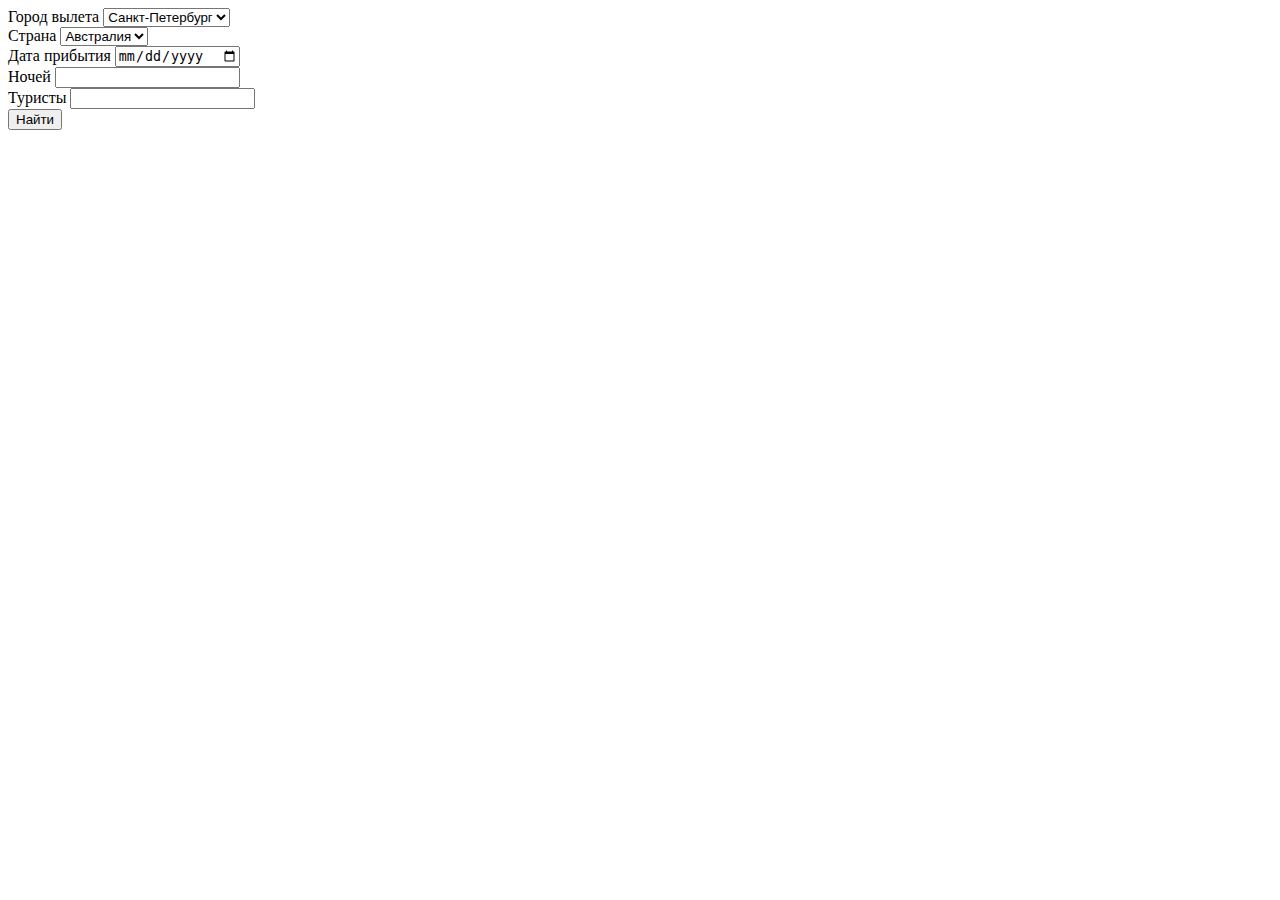
<file: form.html>
<!DOCTYPE html>
<html lang="en">
<head>
  <meta charset="UTF-8">
  <meta http-equiv="X-UA-Compatible" content="IE=edge">
  <meta name="viewport" content="width=device-width, initial-scale=1.0">
  <title>Document</title>
</head>
<body>
  <form class="want-tour-form flex" action="https://jsonplaceholder.typicode.com/posts">
    <div class="form-content flex">
      <div class="form-select flex">
        <span class="form-descr">
          Город вылета
        </span>
        <select name="City" class="form-select-city">
          <option value="SPB">Санкт-Петербург</option>
          <option value="Moscow">Москва</option>
          <option value="KZN">Казань</option>
        </select>
      </div>
      <div class="form-select flex">
        <span class="form-descr">
          Страна
        </span>
        <select name="Country" class="form-select-country">
          <option value="AU">Австралия</option>
          <option value="RU">Россия</option>
          <option value="HU">Венгрия</option>
          <option value="ZW">Зимбабве</option>
        </select>
      </div>
      <div class="form-input flex">
        <span class="form-descr">
          Дата прибытия
        </span>
        <input type="date" class="form-input-date" name="Date">
      </div>
      <div class="form-input flex">
        <span class="form-descr">
          Ночей
        </span>
        <input type="number" class="form-input-days" min="1" name="Days">
      </div>
      <div class="form-input flex">
        <span class="form-descr">
          Туристы
        </span>
        <input type="number" class="form-input-tourists" min="1" name="Tourists" required>
      </div>
    </div>
    <button class="form-btn btn btn-reset">
      Найти
    </button>
  </form>

</body>
</html>
</file>
<file: css/style.css>
@font-face {
  font-family: 'Muller';
  src: url('../fonts/MullerMedium.eot');
  src: local('Muller Medium'), local('MullerMedium'),
    url('../fonts/MullerMedium.woff2') format('woff2'),
    url('../fonts/MullerMedium.woff') format('woff');
  font-weight: 500;
  font-style: normal;
  font-display: swap;
}

@font-face {
  font-family: 'Muller';
  src: url('../fonts/MullerRegular.eot');
  src: local('Muller Regular'), local('MullerRegular'),
    url('../fonts/MullerRegular.woff2') format('woff2'),
    url('../fonts/MullerRegular.woff') format('woff');
  font-weight: normal;
  font-style: normal;
  font-display: swap;
}

@font-face {
  font-family: 'Muller';
  src: url('../fonts/MullerBold.eot');
  src: local('Muller Bold'), local('MullerBold'),
    url('../fonts/MullerBold.woff2') format('woff2'),
    url('../fonts/MullerBold.woff') format('woff');
  font-weight: bold;
  font-style: normal;
  font-display: swap;
}

@font-face {
  font-family: 'Montserrat';
  src: url('../fonts/Montserrat-Bold.eot');
  src: local('Montserrat Bold'), local('Montserrat-Bold'),
    url('../fonts/Montserrat-Bold.eot?#iefix') format('embedded-opentype'),
    url('../fonts/Montserrat-Bold.woff') format('woff');
  font-weight: bold;
  font-style: normal;
  font-display: swap;
}

html {
  box-sizing: border-box;
  background-color: #f1f1f1;
}

*,
*::before,
*::after {
  box-sizing: inherit;
}

a {
  text-decoration: none;
  color: inherit;
}

img {
  max-width: 100%;
}

body {
  min-width: 1200px;
  font-family: 'Muller', Arial, Verdana, sans-serif;
}

/* glob */

:root {
  --orange-color: #cc9933;
  --active-color: #a47312;
  --hover-color: #f0bf5f;
  --white-color: #fff;
  --black-color: #000;
  --darkgray-color: #333;
  --gray-color: #666;
  --brightgray-color: #999;
  --milk-color: #e9e9e9; 
}

a {
  max-width: max-content;
}

.list-reset {
  margin: 0;
  padding: 0;
  list-style: none;
}

.btn-reset {
  padding: 0;
  border: none;
  background-color: transparent;
  cursor: pointer;
}

.btn {
  font-family: 'Muller', Arial, Verdana, sans-serif;
  color: var(--orange-color);
  transition: color 0.2s ease-in-out, background-color 0.2s ease-in-out, border-color 0.2s ease-in-out;
}

.btn:focus-visible {
  background-color: var(--orange-color);
  border-color: var(--orange-color);
  color: var(--white-color);
}

.btn:hover:not(:focus-visible) {
  background-color: var(--orange-color);
  border-color: var(--orange-color);
  color: var(--white-color);
}

.btn:active:not(:focus-visible) {
  background-color: var(--active-color);
  border-color: var(--active-color);
  color: var(--white-color);
}

.flex {
  display: flex;
}

.container {
  margin: 0 auto;
  padding: 0 15px;
  width: 1200px;
}

.section-title {
  margin: 0;
  margin-bottom: 20px;
  padding: 0;
  padding-left: 40px;
  font-family: 'Muller', Arial, Verdana, sans-serif;
  font-style: normal;
  font-weight: 400;
  font-size: 40px;
  line-height: 40px;
}

.section-block {
  margin: 0;
  margin-bottom: 70px;
  padding: 0;
  font-size: 0;
}

/* header */

.header {
  padding-top: 30px;
  margin-bottom: 70px;
}

/* header up */

.header-up {
  align-items: center;
  margin: 0;
  margin-bottom: 30px;
}

.header-logo {
  margin-right: 40px;
  line-height: 0;
  outline: none;
}

.header-logo-image {
  border-radius: 15px;
}

.header-phone {
  position: relative;
  margin-right: auto;
  font-family: 'Muller', Arial, Verdana, sans-serif;
  font-style: normal;
  font-weight: 500;
  font-size: 20px;
  line-height: 20px;
  color: var(--gray-color);
  outline: none;
  transition: color 0.2s ease-in-out;
}

.header-phone::after {
  content: "";
  position: absolute;
  top: -5px;
  bottom: -5px;
  right: -5px;
  left: -5px;
  border: 1px solid var(--orange-color);
  border-radius: inherit;
  opacity: 0;
  transition: opacity 0.2s ease-in-out;
}

.header-phone:focus-visible {
  color: var(--orange-color);
}

.header-phone:focus-visible::after {
  opacity: 1;
}

.header-phone:hover:not(:focus-visible) {
  color: var(--orange-color);
}

.header-phone:active:not(:focus-visible) {
  color: var(--active-color);
}

.header-cabinet-icon {
  margin-right: 7px;
  fill: var(--orange-color);
  transition: fill 0.2s ease-in-out;
}

.header-cabinet-link {
  position: relative;
  align-items: center;
  font-family: 'Muller', Arial, Verdana, sans-serif;
  font-style: normal;
  font-weight: 400;
  font-size: 16px;
  line-height: 16px;
  color: var(--orange-color);
  outline: none;
  transition: color 0.2s ease-in-out;
}

.header-cabinet-link::after {
  content: "";
  position: absolute;
  top: -5px;
  bottom: -5px;
  right: -5px;
  left: -5px;
  border: 1px solid var(--orange-color);
  border-radius: inherit;
  opacity: 0;
  transition: opacity 0.2s ease-in-out;
}

.header-cabinet-link:focus-visible:after {
  opacity: 1;
}

.header-cabinet-link:hover:not(:focus-visible) {
  color: var(--hover-color);
}

.header-cabinet-link:hover:not(:focus-visible) .header-cabinet-icon {
  fill: var(--hover-color);
}

.header-cabinet-link:active:not(:focus-visible) {
  color: var(--active-color);
}

.header-cabinet-link:active:not(:focus-visible) .header-cabinet-icon {
  fill: var(--active-color);
}


/* header down */

.header-down {
  justify-content: space-between;
  align-items: center;
  padding: 14px 45px;
  border-radius: 15px;
  height: 70px;
  background-color: var(--white-color);
}

.header-item:not(:last-child) {
  margin-right: 45px;
}

.header-item-link {
  position: relative;
  font-family: 'Muller', Arial, Verdana, sans-serif;
  font-style: normal;
  font-weight: 400;
  font-size: 16px;
  line-height: 16px;
  color: var(--gray-color);
  transition: color 0.2s ease-in-out;
  outline: none;
}

.header-item-link::after {
  content: "";
  position: absolute;
  top: -5px;
  bottom: -5px;
  right: -5px;
  left: -5px;
  border: 1px solid var(--orange-color);
  border-radius: inherit;
  opacity: 0;
  transition: opacity 0.2s ease-in-out;
}

.header-item-link:focus-visible {
  color: var(--orange-color);
}

.header-item-link:focus-visible::after {
  opacity: 1;
}

.header-item-link:hover:not(:focus-visible) {
  color: var(--orange-color);
}

.header-item-link:active:not(:focus-visible) {
  color: var(--active-color);
}

.header-btn {
  outline: none;
  padding: 13px 20px;
  border-radius: 10px;
  font-family: 'Muller', Arial, Verdana, sans-serif;
  font-style: normal;
  font-weight: 400;
  font-size: 16px;
  line-height: 16px;
  border: 1px solid var(--orange-color);
}

.header-btn:not(:last-child) {
  margin-right: 40px;
}

/* main */

.visually-hidden {
  position: absolute !important;
  clip: rect(1px 1px 1px 1px);
  clip: rect(1px, 1px, 1px, 1px);
  padding: 0 !important;
  border: 0 !important;
  height: 1px !important;
  width: 1px !important;
  overflow: hidden;
}

/* spec-offers */

.spec-offers-container {
  gap: 24px;
}

.spec-offers-block {
  flex-direction: column;
  border-radius: 15px;
  gap: 24px;
  width: calc((100% - 24px) / 2);
}

.spec-offers-item {
  position: relative;
  flex-direction: column;
  justify-content: flex-end;
  align-items: flex-start;
  flex: 1;
  border-radius: 15px;
  padding: 40px 45px;
}

.spec-offers-item-title {
  margin: 0;
  margin-bottom: 15px;
  max-width: 70%;
  font-family: 'Muller', Arial, Verdana, sans-serif;
  font-style: normal;
  font-weight: 700;
  font-size: 40px;
  line-height: 40px;
  color: var(--white-color);
}

.spec-offers-right {
  flex: 1;
  background-repeat: no-repeat;
  background-size: cover;
}

.spec-offers-right-title {
  max-width: 55%;
  font-size: 60px;
  line-height: 60px;
}

.spec-offers-price {
  margin-bottom: 47px;
  font-family: 'Muller', Arial, Verdana, sans-serif;
  font-style: normal;
  font-weight: 400;
  font-size: 20px;
  line-height: 20px;
  color: var(--white-color);
  opacity: 0.8;
}

.spec-offers-right-price {
  font-size: 30px;
  line-height: 30px;
}

.spec-offers-link {
  /* position: relative; */
  text-align: left;
  font-family: 'Muller', Arial, Verdana, sans-serif;
  font-style: normal;
  font-weight: 400;
  font-size: 16px;
  line-height: 16px;
  color: var(--hover-color);
  transition: color 0.2s ease-in-out;
  outline: none;
}

.spec-offers-link::before {
  content: "";
  position: absolute;
  top: -8px;
  bottom: -8px;
  right: -8px;
  left: -8px;
  border: 1px solid var(--orange-color);
  opacity: 0;
  transition: opacity 0.2s ease-in-out;
}

.spec-offers-link:focus-visible::before {
  opacity: 1;
}

.spec-offers-link:hover:not(:focus-visible) .spec-offers-item-icon {
  transform: translateX(11px);
}

.spec-offers-link:active:not(:focus-visible) {
  color: var(--white-color);
}

.spec-offers-link:active:not(:focus-visible) .spec-offers-item-icon {
  transform: translateX(0px);
}

.spec-offers-item-icon {
  margin-left: 5px;
  transition: transform 0.2s ease-in-out;
}

.spec-offers-background-1 {
  background: linear-gradient(90deg, rgba(48, 64, 89, 0.84) -2.9%, rgba(53, 65, 83, 0) 65.7%), url('../img/spec-offers-1.jpg');
  background-repeat: no-repeat;
  background-size: cover;
}

.spec-offers-background-2 {
  background: linear-gradient(90deg, rgba(48, 64, 89, 0.84) -2.9%, rgba(53, 65, 83, 0) 65.7%), url('../img/spec-offers-2.jpg');
  background-repeat: no-repeat;
  background-size: cover;
}

.spec-offers-background-3 {
  background: linear-gradient(90deg, rgba(48, 64, 89, 0.84) -2.9%, rgba(53, 65, 83, 0) 65.7%), url('../img/spec-offers-3.jpg');
  background-repeat: no-repeat;
  background-size: cover;
}

/* about-us */

.about-us-text {
  margin: 0;
  padding: 0;
  width: 888px;
  font-family: 'Muller', Arial, Verdana, sans-serif;
  font-style: normal;
  font-weight: 400;
  font-size: 16px;
  line-height: 200%;
  color: var(--black-color);
}

/* services */

.services-list {
  flex-wrap: wrap;
  gap: 24px;
}

.services-item {
  position: relative;
  flex-direction: column;
  justify-content: flex-start;
  border-radius: 15px;
  padding: 191px 126px 35px 45px;
  width: 573px;
  background-color: var(--white-color);
  background-repeat: no-repeat;
}

.services-item-link {
  align-items: center;
  outline: none;
}

.services-item-link::before {
  content: "";
  position: absolute;
  top: -8px;
  bottom: -8px;
  right: -8px;
  left: -8px;
  border: 1px solid var(--orange-color);
  opacity: 0;
  transition: opacity 0.2s ease-in-out;
}

.services-item-link:focus-visible::before {
  opacity: 1;
}

.services-item-title {
  align-items: center;
  margin: 0;
  margin-right: 5px;
  font-family: 'Muller', Arial, Verdana, sans-serif;
  font-style: normal;
  font-weight: 500;
  font-size: 20px;
  line-height: 200%;
  color: var(--orange-color);
  transition: color 0.2s ease-in-out;
}

.services-item-link:hover:not(:focus-visible) .services-item-title {
  color: var(--hover-color);
}

.services-item-link:active:not(:focus-visible) .services-item-title {
  color: var(--active-color);
}

.services-item-icon {
  transition: transform 0.2s ease-in-out, stroke 0.2s ease-in-out;
  stroke: var(--orange-color);
}

.services-item-link:hover:not(:focus-visible) .services-item-icon {
  transform: translateX(11px);
  stroke: var(--hover-color);
}

.services-item-link:active:not(:focus-visible) .services-item-icon {
  stroke: var(--active-color);
}

.services-item-link:active:not(:focus-visible) .services-item-icon {
  transform: translateX(0px);
}

.services-item-descr {
  margin: 0;
  width: 402px;
  font-family: 'Muller', Arial, Verdana, sans-serif;
  font-style: normal;
  font-weight: 400;
  font-size: 16px;
  line-height: 200%;
  color: var(--black-color);
}

.services-item-background-1 {
  background-image: url('../img/services-1.jpg');
}

.services-item-background-2 {
  background-image: url('../img/services-2.jpg');
}

.services-item-background-3 {
  background-image: url('../img/services-3.jpg');
}

.services-item-background-4 {
  background-image: url('../img/services-4.jpg');
}

/* advantages */

.advantages-list {
  flex-wrap: wrap;
  gap: 22px;
}

.advantages-item {
  padding: 116px 42px 32px 45px;
  border-radius: 15px;
  width: 276px;
  background-color: var(--white-color);
  background-position: 45px 40px;
}

.advantages-descr {
  margin: 0;
  width: 189px;
  font-family: 'Muller', Arial, Verdana, sans-serif;
  font-style: normal;
  font-weight: 400;
  font-size: 16px;
  line-height: 200%;
  color: var(--black-color);
}

.advantages-item-background-1 {
  background-image: url('../img/advantages-1-bathtub.svg');
  background-repeat: no-repeat;
}

.advantages-item-background-2 {
  background-image: url('../img/advantages-2-hanger.svg');
  background-repeat: no-repeat;
}

.advantages-item-background-3 {
  background-image: url('../img/advantages-3-heating.svg');
  background-repeat: no-repeat;
}

.advantages-item-background-4 {
  background-image: url('../img/advantages-4-hotel-key.svg');
  background-repeat: no-repeat;
}

.advantages-item-background-5 {
  background-image: url('../img/advantages-5-parking.svg');
  background-repeat: no-repeat;
}

.advantages-item-background-6 {
  background-image: url('../img/advantages-6-reception.svg');
  background-repeat: no-repeat;
}

.advantages-item-background-7 {
  background-image: url('../img/advantages-7-security-box.svg');
  background-repeat: no-repeat;
}

.advantages-item-background-8 {
  background-image: url('../img/advantages-8-swimming-pool.svg');
  background-repeat: no-repeat;
}

/* placing */

.placing-list {
  flex-wrap: wrap;
  gap: 24px;
}

.placing-item {
  align-items: flex-start;
  flex-direction: column;
  border-radius: 15px;
  width: 374px;
  overflow: hidden;
  background-color: var(--white-color);
}

.placing-item-content {
  padding: 32px 45px 45px 45px;
  width: 100%;
  align-items: flex-start;
  flex-direction: column;
}

.placing-item-image {
  width: 100%;
  height: 217px;
  object-fit: cover;
}

.placing-item-background-9 {
  background: linear-gradient(0deg, rgba(48, 64, 89, 0.84) -2.9%, rgba(53, 65, 83, 0) 65.7%), url('../img/placing-item-background-9.jpg');
  background-repeat: no-repeat;
}

.placing-item-price {
  width: 100%;
  margin: 0;
  margin-bottom: 16px;
  font-size: 0;
  justify-content: space-between;
}

.placing-price-start {
  margin-right: 4px;
  font-family: 'Muller', Arial, Verdana, sans-serif;
  font-style: normal;
  font-weight: 400;
  font-size: 16px;
  line-height: 16px;
  color: var(--brightgray-color);
}

.placing-price-total {
  margin-right: 14px;
  font-family: 'Muller', Arial, Verdana, sans-serif;
  font-style: normal;
  font-weight: 700;
  font-size: 20px;
  line-height: 20px;
  color: var(--black-color);
}

.placing-price-time {
  font-family: 'Muller', Arial, Verdana, sans-serif;
  font-style: normal;
  font-weight: 400;
  font-size: 16px;
  line-height: 16px;
  color: var(--black-color);
}

.placing-item-stars {
  gap: 6px;
}

.placing-item-title {
  margin: 0;
  margin-bottom: 16px;
  font-family: 'Muller';
  font-style: normal;
  font-weight: 400;
  font-size: 16px;
  line-height: 16px;
  color: var(--black-color);
}

.placing-item-place {
  margin-bottom: 20px;
  font-family: 'Muller', Arial, Verdana, sans-serif;
  font-style: normal;
  font-weight: 400;
  font-size: 16px;
  line-height: 16px;
  color: var(--brightgray-color);
}

.placing-btn {
  padding: 13px 20px;
  border-radius: 10px;
  font-family: 'Muller', Arial, Verdana, sans-serif;
  font-style: normal;
  font-weight: 400;
  font-size: 16px;
  line-height: 16px;
  outline: 1px solid var(--orange-color);
}

.placing-item-more {
  align-items: flex-end;
  flex-direction: row;
  justify-content: center;
  position: relative;
  padding: 0 45px 27px;
}

.placing-item-more-link {
  align-items: center;
  font-family: 'Muller', Arial, Verdana, sans-serif;
  font-style: normal;
  font-weight: 500;
  font-size: 20px;
  line-height: 200%;
  color: var(--white-color);
  outline: none;
}

.placing-item-icon {
  transition: transform 0.2s ease-in-out, stroke 0.2s ease-in-out;
  stroke: var(--white-color);
}

.placing-item-more-text {
  margin-right: 5px;
  transition: color 0.2s ease-in-out;
}

.placing-item-more-link:focus-visible .placing-item-more-text {
  color: var(--orange-color);
}

.placing-item-more-link:focus-visible .placing-item-icon {
  stroke: var(--orange-color);
}

.placing-item-more-link:hover:not(:focus-visible) .placing-item-more-text {
  color: var(--hover-color);
}

.placing-item-more-link:hover:not(:focus-visible) .placing-item-icon {
  transform: translateX(11px);
  stroke: var(--hover-color);
}

.placing-item-more-link:active:not(:focus-visible) .placing-item-more-text {
  color: var(--white-color);
}

.placing-item-more-link:active:not(:focus-visible) .placing-item-icon {
  transform: translateX(0px);
  stroke: var(--white-color);
}

.placing-item-more-link:active:not(:focus-visible)::after {
  transform: scale(1);
}

.placing-item-more-link::before {
  content: "";
  position: absolute;
  top: 0px;
  bottom: 0px;
  right: 0px;
  left: 0px;
}

.placing-item-more-link::after {
  content: "";
  position: absolute;
  bottom: 30px;
  left: 12.5%;
  width: 75%;
  height: 2px;
  background-color: var(--white-color);
  transform: scaleX(0);
  transition: transform 0.2s;
}

/* want-tour */

.want-tour {
  padding: 40px 45px 45px;
  border-radius: 15px;
  background: var(--milk-color);
}

.want-tour-title {
  padding: 0;
}

.want-tour-form {
  justify-content: space-between;
  padding: 31px 28px 30px;
  border-radius: 15px;
  width: 100%;
  background-color: var(--white-color);
}

.form-content {
  justify-content: space-between;
  align-items: center;
  width: calc(100% - 159px);
}

.form-descr {
  margin-bottom: 15px;
  padding-left: 3px;
  font-weight: 400;
  font-size: 12px;
  line-height: 12px;
  color: var(--black-color);
}

.form-select {
  flex-direction: column;
  align-items: flex-start;
  width: 169px;
}

.form-select-city,
.form-select-country {
  width: 169px;
  font-weight: 400;
  font-size: 16px;
  line-height: 16px;
  color: var(--black-color);
}

.form-select select {
  border: none;
}

.form-input {
  flex-direction: column;
  align-items: flex-start;
  width: 121px;
}

.form-input-date,
.form-input-days,
.form-input-tourists {
  width: 121px;
  font-weight: 400;
  font-size: 16px;
  line-height: 16px;
  color: var(--black-color);
}

.form-input input {
  border-top: none;
  border-left: none;
  border-right: none;
}

.form-input-date {
  border-bottom: none;
}

.form-input-days,
.form-input-tourists {
  border-bottom: 1px solid var(--milk-color);
}

.form-btn {
  padding: 13px 30px;
  border: 1px solid var(--orange-color);
  border-radius: 10px;
  font-weight: 400;
  font-size: 16px;
  line-height: 16px;
  outline: none;
}

/* contacts */

.contacts {
  margin-bottom: 40px;
}

.contacts-container {
  flex-direction: column;
  justify-content: space-between;
  padding: 45px;
  border-radius: 15px;
  min-height: 618px;
  background-color: var(--white-color);
  background-image: url('../img/contacts.jpg');
  background-repeat: no-repeat;
  background-position: right 45px top 0;
  background-position-y: center;
}

.contacts-block {
  flex-direction: column;
}

.contacts-box {
  justify-content: flex-start;
  padding-bottom: 23px;
  width: 375px;
  min-height: 72px;
  border-bottom: 1px solid var(--milk-color);
}

.contacts-box:not(:last-child) {
  margin-bottom: 25px;
}

.contacts-title {
  width: 145px;
  font-family: 'Muller', Arial, Verdana, sans-serif;
  font-style: normal;
  font-weight: 700;
  font-size: 20px;
  line-height: 20px;
  color: var(--black-color);
}

.contacts-descr {
  width: 230px;
}

.contacts-address-descr {
  font-family: 'Muller', Arial, Verdana, sans-serif;
  font-style: normal;
  font-weight: 400;
  font-size: 16px;
  line-height: 150%;
  color: var(--black-color);
}

.contacts-number-link {
  position: relative;
  font-family: 'Muller', Arial, Verdana, sans-serif;
  font-style: normal;
  font-weight: 400;
  font-size: 16px;
  line-height: 150%;
  color: var(--orange-color);
  outline: none;
  transition: color 0.2s ease-in-out;
}

.contacts-number-link:not(:last-child) {
  margin-bottom: 5px;
}

.contacts-number-link::after {
  content: "";
  position: absolute;
  top: -4px;
  bottom: -1px;
  right: -5px;
  left: -5px;
  border: 1px solid var(--orange-color);
  border-radius: inherit;
  opacity: 0;
  transition: opacity 0.2s ease-in-out;
}

.contacts-number-link:focus-visible::after {
  opacity: 1;
}

.contacts-number-link:hover:not(:focus-visible) {
  color: var(--hover-color);
}

.contacts-number-link:active:not(:focus-visible) {
  color: var(--active-color);
}

.contacts-email-item {
  flex-direction: column;
}

.contacts-email-link {
  position: relative;
  font-family: 'Muller', Arial, Verdana, sans-serif;
  font-style: normal;
  font-weight: 400;
  font-size: 16px;
  line-height: 150%;
  color: var(--orange-color);
  transition: color 0.2s ease-in-out;
  outline: none;
}

.contacts-email-link::after {
  content: "";
  position: absolute;
  top: -4px;
  bottom: -1px;
  right: -5px;
  left: -5px;
  border: 1px solid var(--orange-color);
  border-radius: inherit;
  opacity: 0;
  transition: opacity 0.2s ease-in-out;
}

.contacts-email-link:focus-visible::after {
  opacity: 1;
}

.contacts-email-link:hover:not(:focus-visible) {
  color: var(--hover-color);
}

.contacts-email-link:active:not(:focus-visible) {
  color: var(--active-color);
}

.contacts-email-link-descr {
  font-family: 'Muller', Arial, Verdana, sans-serif;
  font-style: normal;
  font-weight: 400;
  font-size: 16px;
  line-height: 150%;
  color: var(--brightgray-color);
}

.contacts-schedule-descr {
  font-family: 'Muller', Arial, Verdana, sans-serif;
  font-style: normal;
  font-weight: 400;
  font-size: 16px;
  line-height: 150%;
  color: var(--black-color);
}

.contacts-number-descr {
  flex-direction: column;
}

.contacts-email-descr {
  flex-direction: column;
}

.contacts-btn {
  align-self: flex-start;
  padding: 27px 29.5px;
  border-radius: 10px;
  font-family: 'Muller', Arial, Verdana, sans-serif;
  font-style: normal;
  font-weight: 400;
  font-size: 16px;
  line-height: 16px;
  outline: 1px solid var(--orange-color);
}

/* footer */

.footer {
  margin-bottom: 30px;
}

.footer-container {
  padding: 45px;
  border-radius: 15px;
  min-height: 341px;
  background-image: url('..//img/footer-sun.svg');
  background-repeat: no-repeat;
  background-position: right 177px top 0;
  background-position-y: bottom;
  background-color: var(--darkgray-color);
}

/* footer-left */

.footer-left {
  flex-direction: column;
  /* padding-left: 45px; */
  width: 472px;
}

.footer-left-text {
  margin: 0;
  margin-bottom: 37px;
  width: 302px;
  font-family: 'Muller', Arial, Verdana, sans-serif;
  font-style: normal;
  font-weight: 400;
  font-size: 16px;
  line-height: 190%;
  color: var(--white-color);
}

.footer-left-link {
  position: relative;
  font-family: 'Muller', Arial, Verdana, sans-serif;
  font-style: normal;
  font-weight: 400;
  font-size: 16px;
  line-height: 150%;
  color: var(--orange-color);
  outline: none;
  transition: color 0.2s ease-in-out;
}

.footer-left-link::after {
  content: "";
  position: absolute;
  top: -5px;
  bottom: -5px;
  right: -5px;
  left: -5px;
  border: 1px solid var(--orange-color);
  border-radius: inherit;
  opacity: 0;
  transition: opacity 0.2s ease-in-out;
}

.footer-left-link:focus-visible::after {
  opacity: 1;
}

.footer-left-link:hover:not(:focus-visible) {
  color: var(--hover-color);
}

.footer-left-link:active:not(:focus-visible) {
  color: var(--active-color);
}

/* footer-mid */

.footer-mid {
  flex-direction: column;
  margin-right: auto;
}

.footer-mid-text {
  margin-bottom: 15px;
  font-family: 'Muller', Arial, Verdana, sans-serif;
  font-style: normal;
  font-weight: 400;
  font-size: 16px;
  line-height: 30px;
  color: var(--white-color);
}

.footer-mid-number-block {
  flex-direction: column;
}

.footer-mid-link {
  position: relative;
  font-family: 'Muller', Arial, Verdana, sans-serif;
  font-style: normal;
  font-weight: 400;
  font-size: 16px;
  line-height: 150%;
  color: var(--orange-color);
  outline: none;
  transition: color 0.2s ease-in-out;
}

.footer-mid-link::after {
  content: "";
  position: absolute;
  top: -1px;
  bottom: 0px;
  right: -5px;
  left: -5px;
  border: 1px solid var(--orange-color);
  border-radius: inherit;
  opacity: 0;
  transition: opacity 0.2s ease-in-out;
}

.footer-mid-link:focus-visible::after {
  opacity: 1;
}

.footer-mid-link:hover:not(:focus-visible) {
  color: var(--hover-color);
}

.footer-mid-link:active:not(:focus-visible) {
  color: var(--active-color);
}

.footer-mid-number:last-child {
  margin-bottom: 15px;
}

.footer-mid-email-block {
  flex-direction: column;
}

/* footer-right */

.footer-right {
  flex-direction: column;
  align-items: flex-end;
  width: 25px;
}

.footer-right-link {
  font-size: 0;
  width: 25px;
  height: 25px;
  outline: none;
}

.footer-right-link:not(:last-child) {
  margin-bottom: 20px;
}

.footer-right-icon {
  fill: var(--brightgray-color);
  transition: fill 0.2s ease-in-out, transform 0.2s ease-in-out;
}

.footer-right-link:focus-visible .footer-right-icon {
  fill: var(--orange-color);
}

.footer-right-link:hover:not(:focus-visible) .footer-right-icon {
  fill: var(--orange-color);
}

.footer-right-link:active:not(:focus-visible) .footer-right-icon {
  fill: var(--active-color);
}

/* Для красоты добавил */
.footer-right-link:hover:not(:focus-visible) .footer-right-icon {
  transform: scale(1.2);
}
</file>
